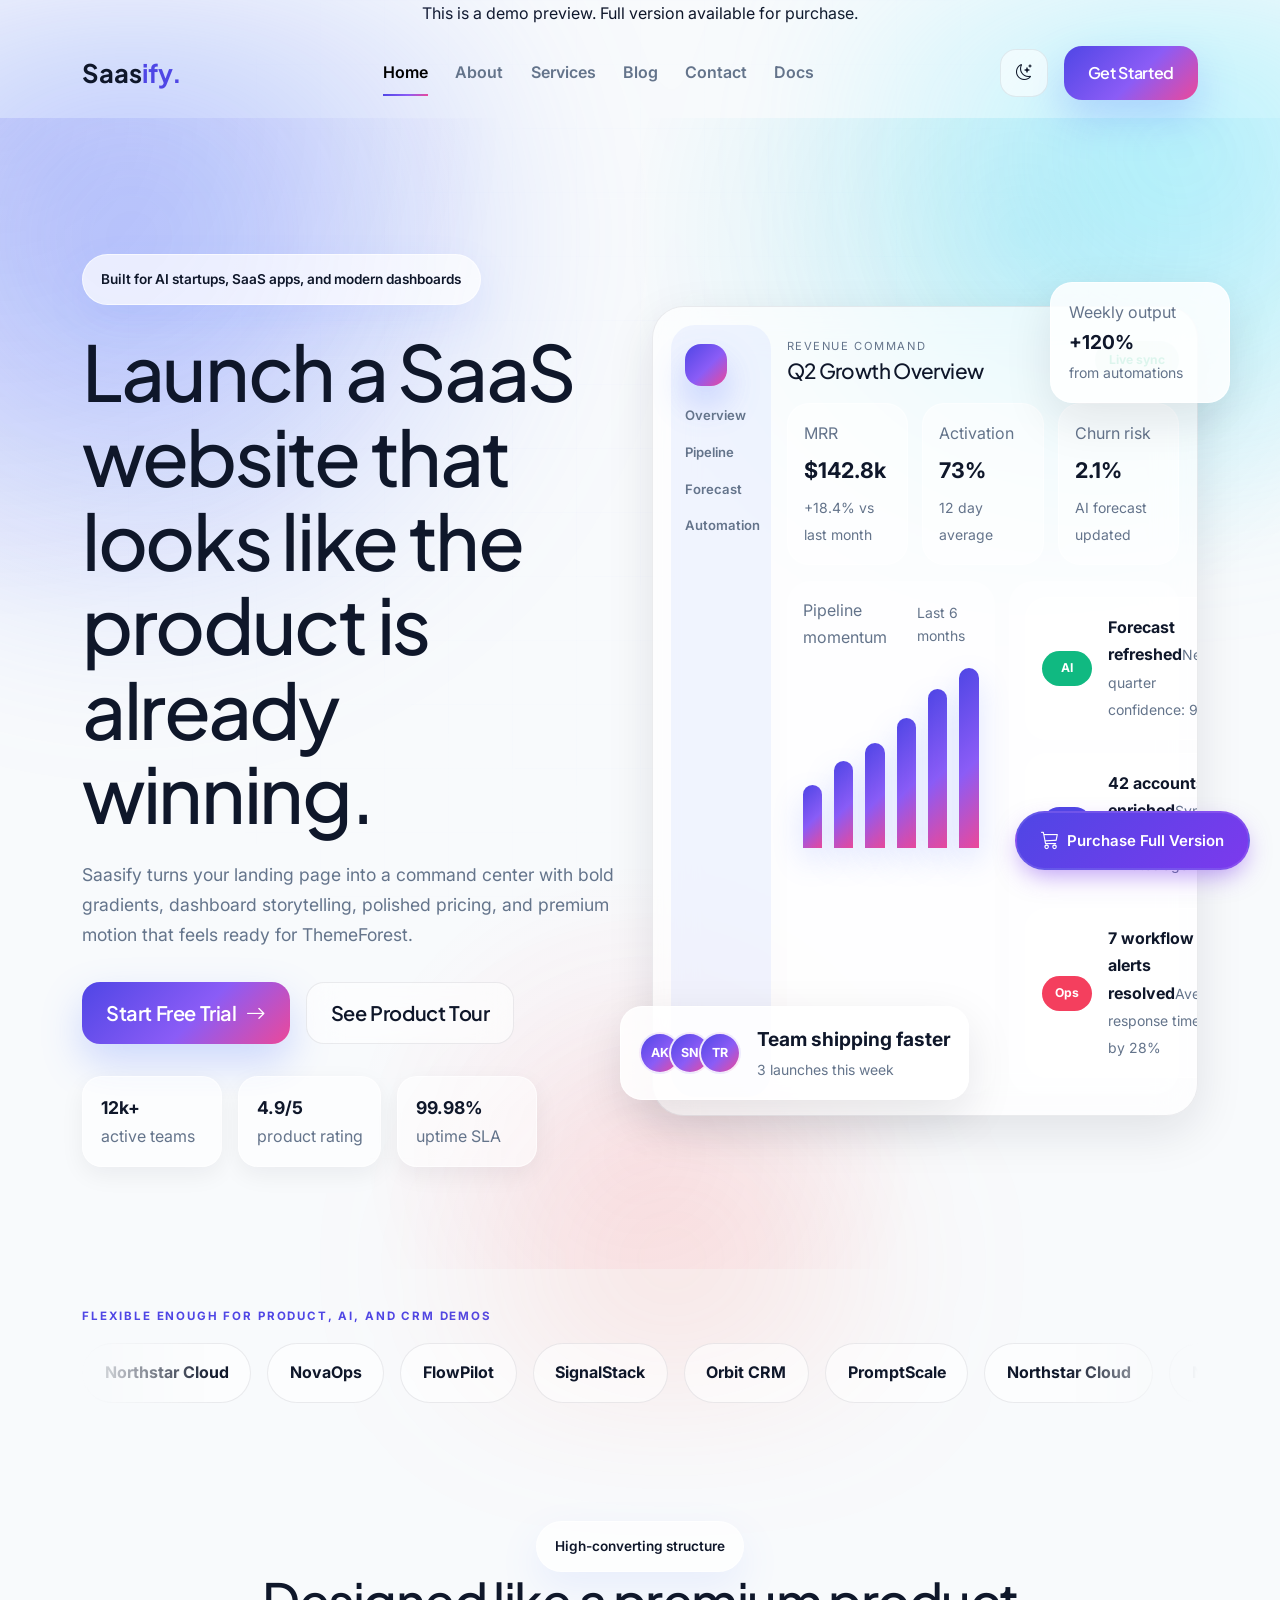
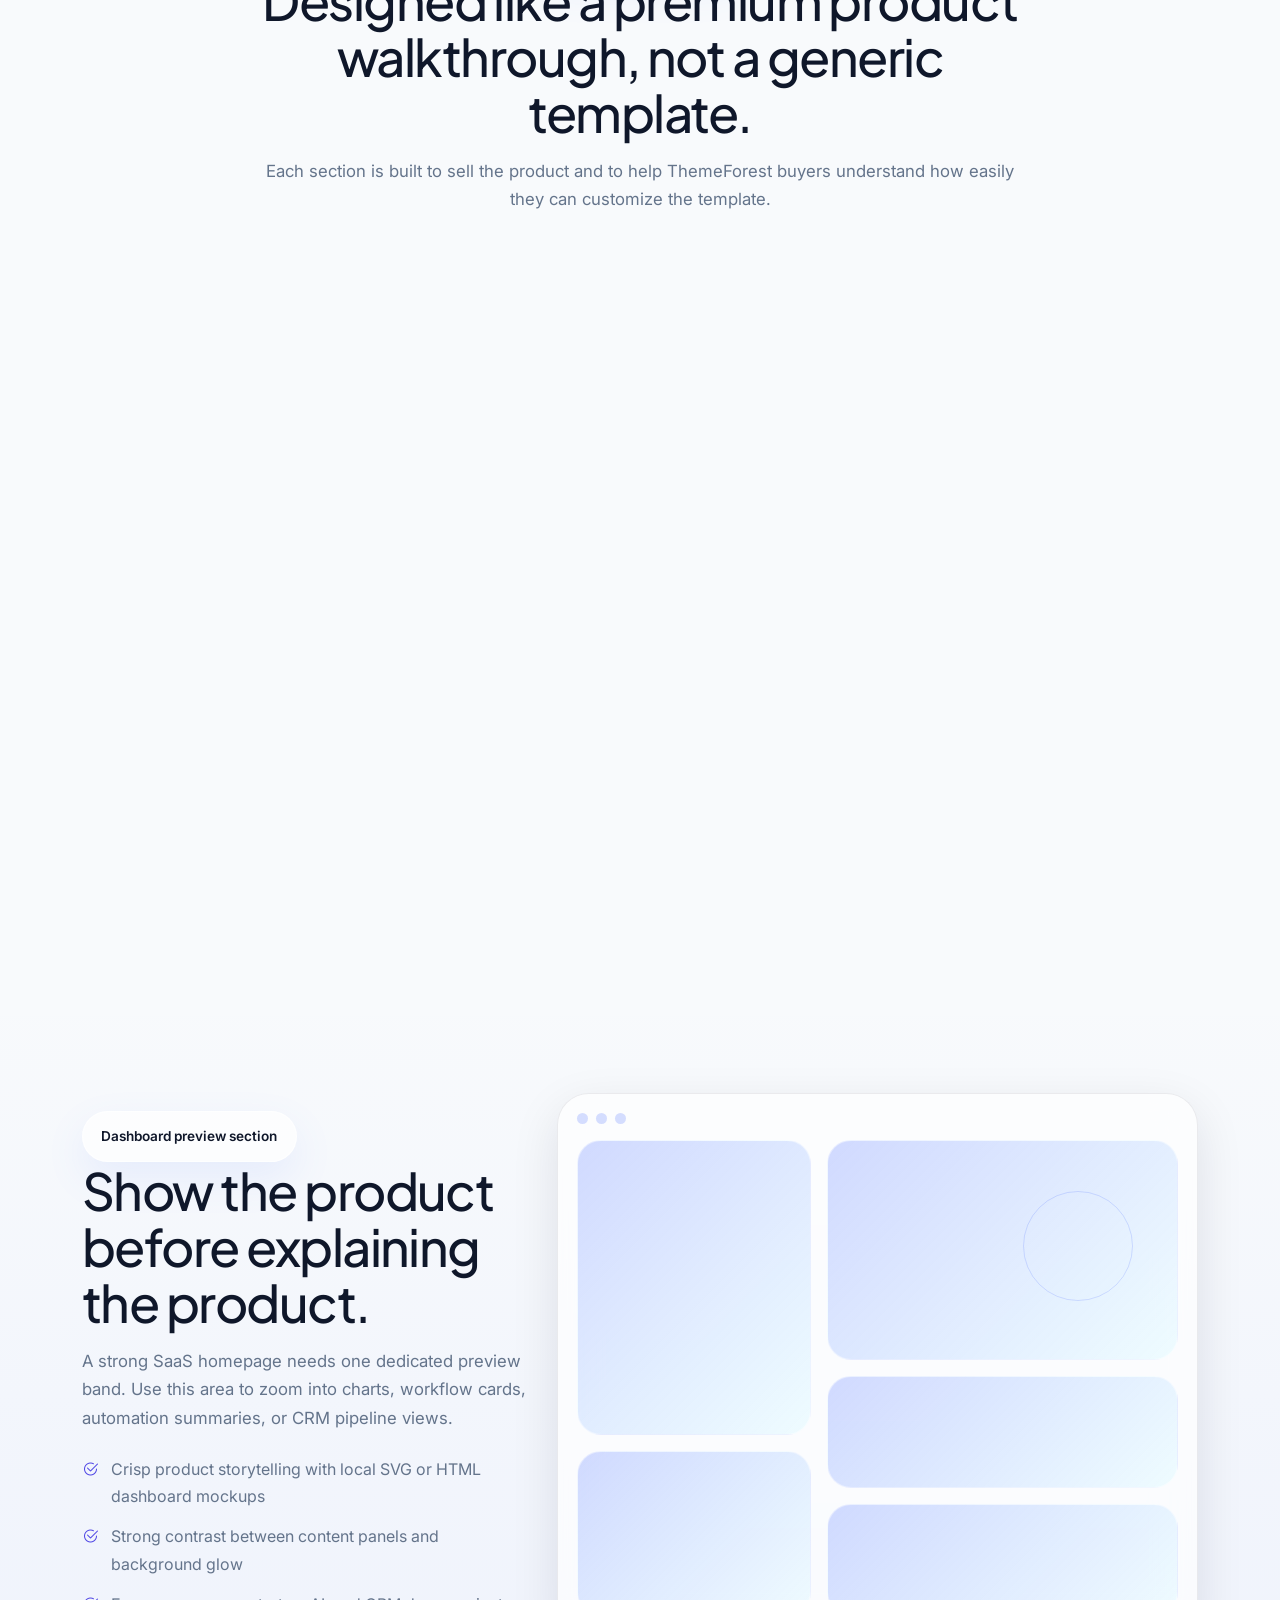
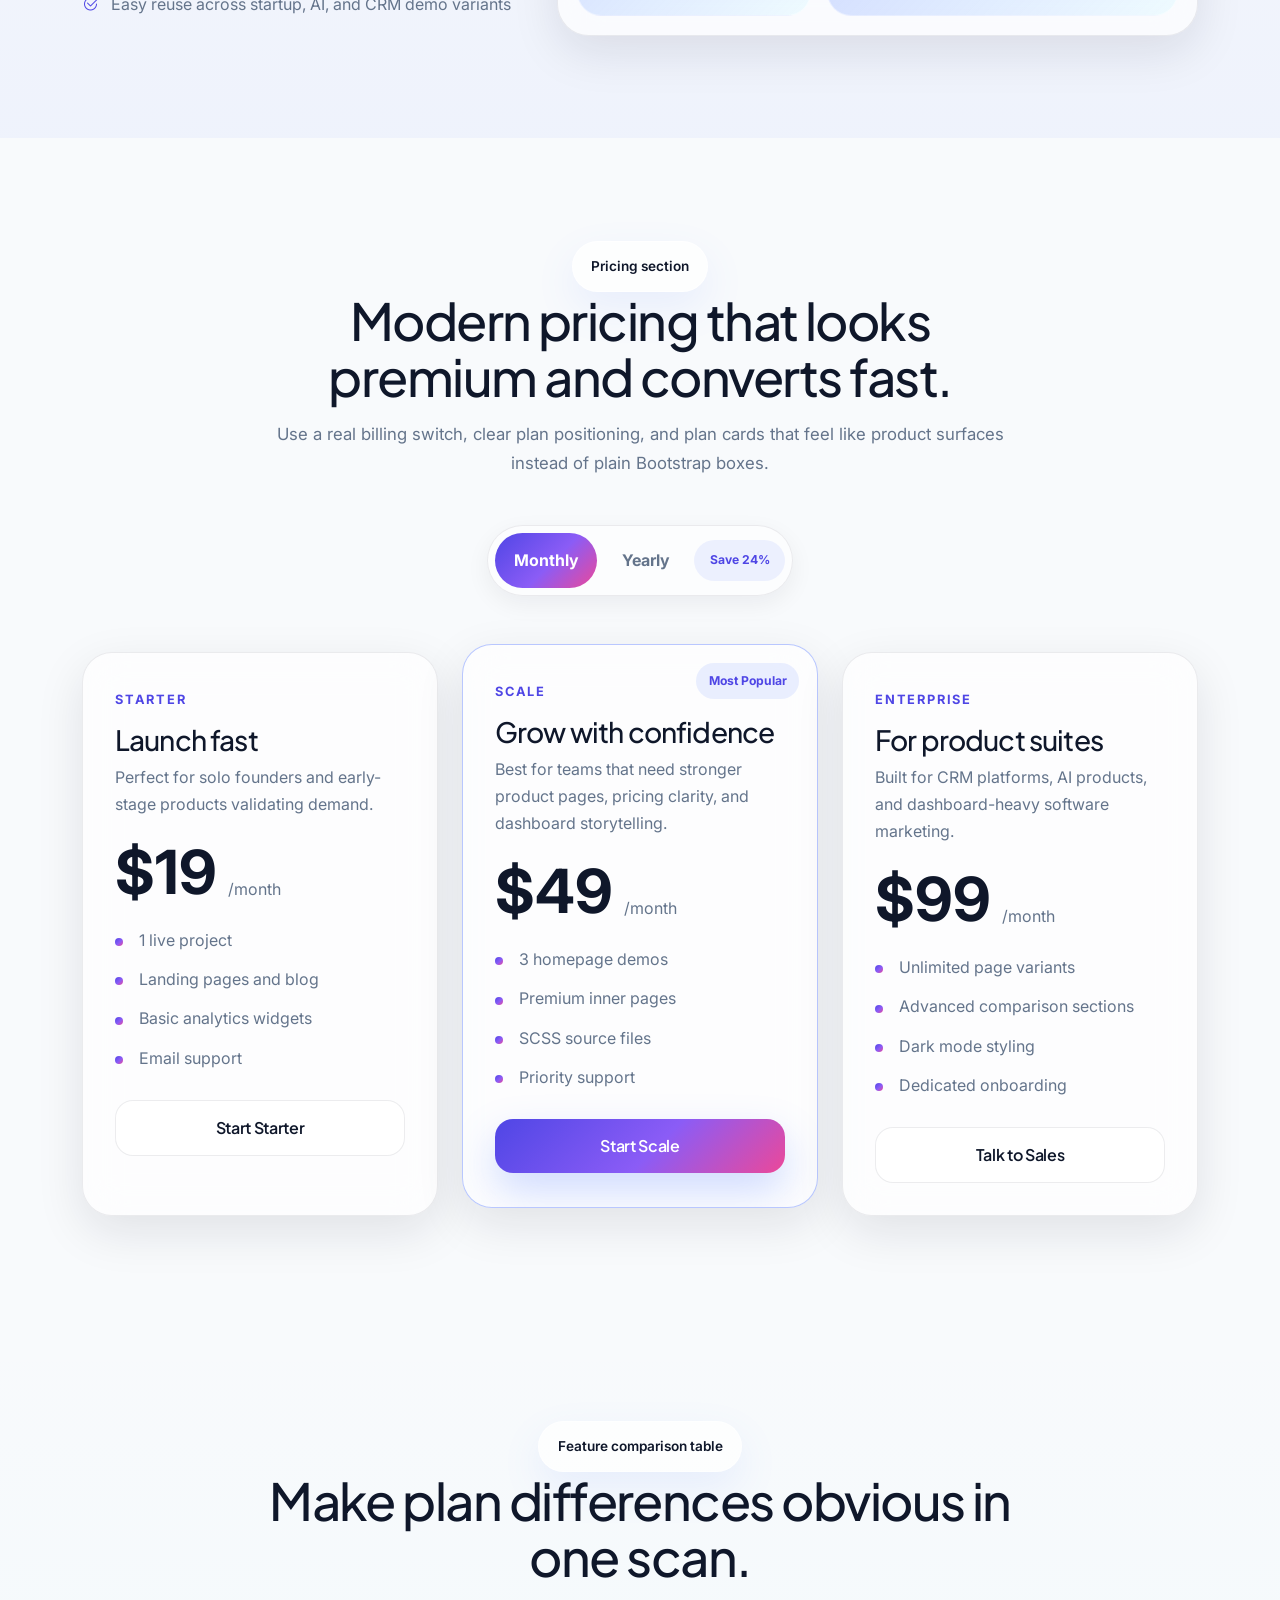
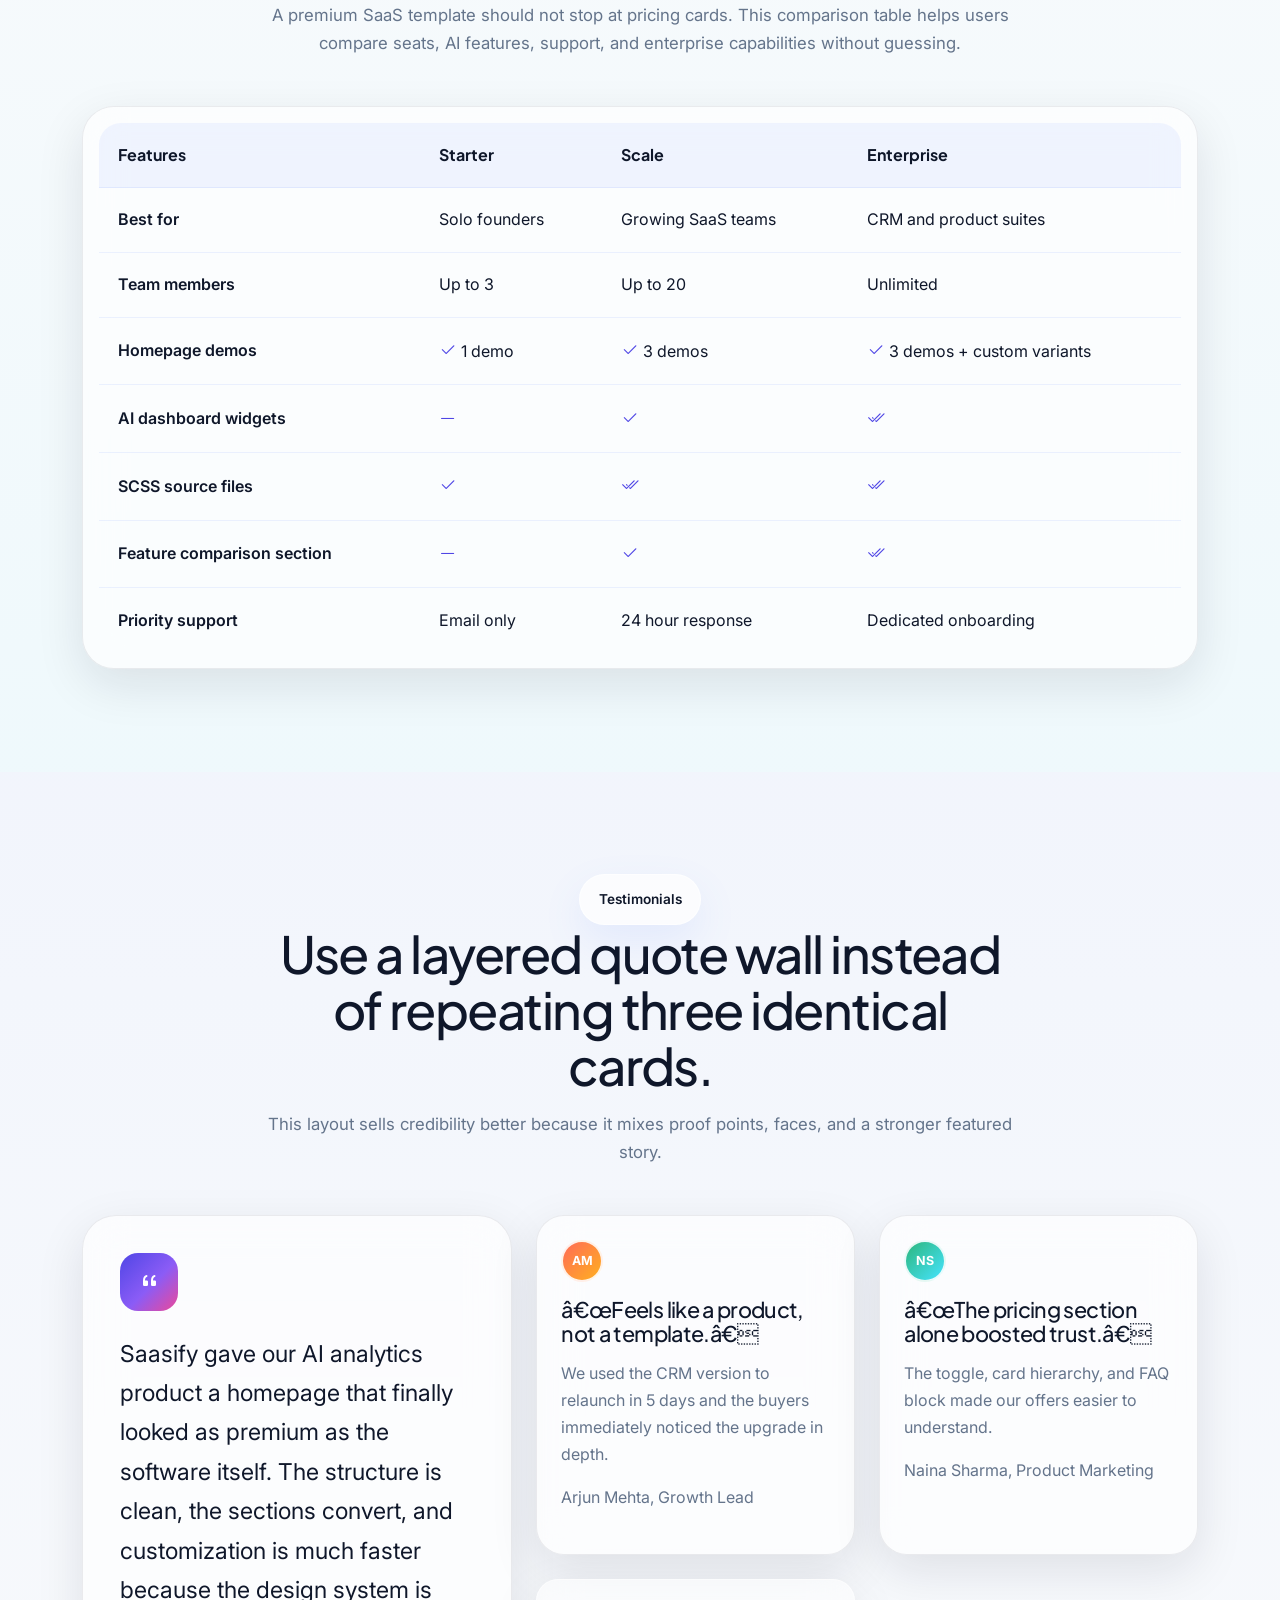
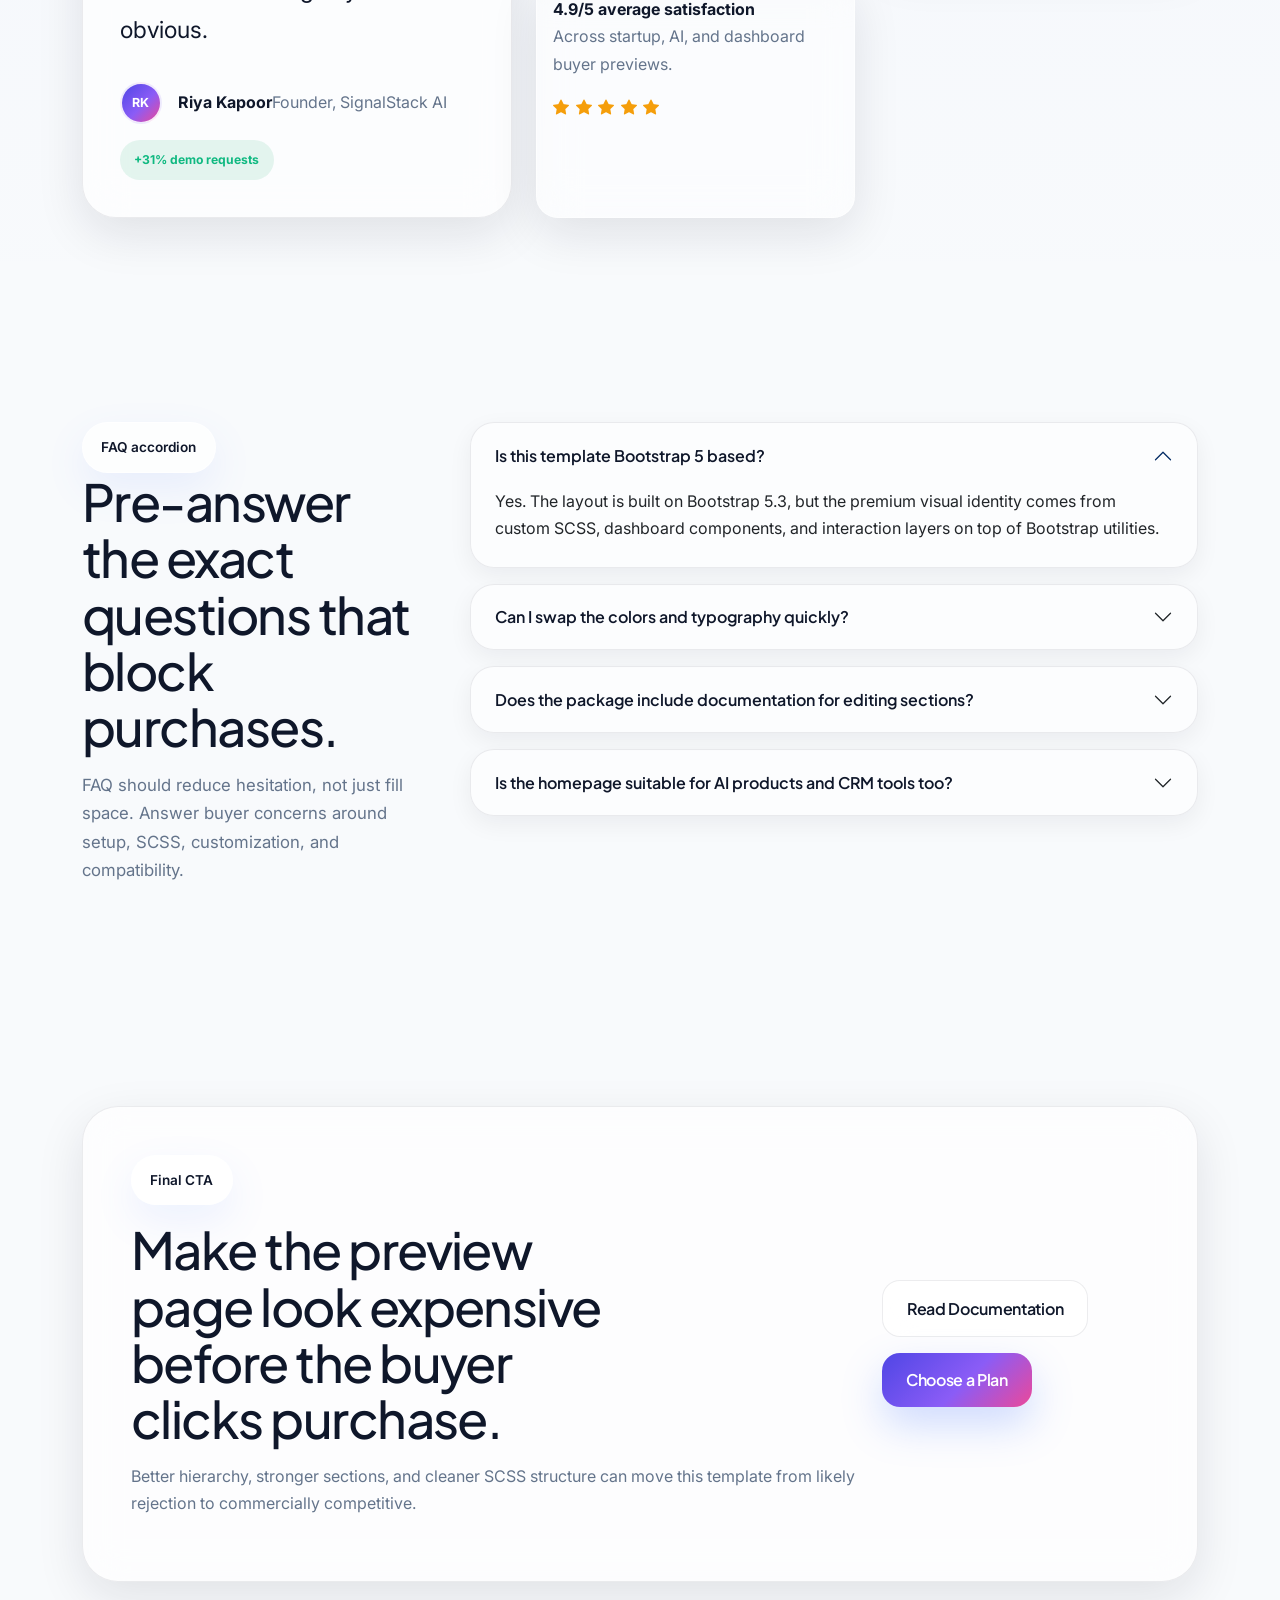
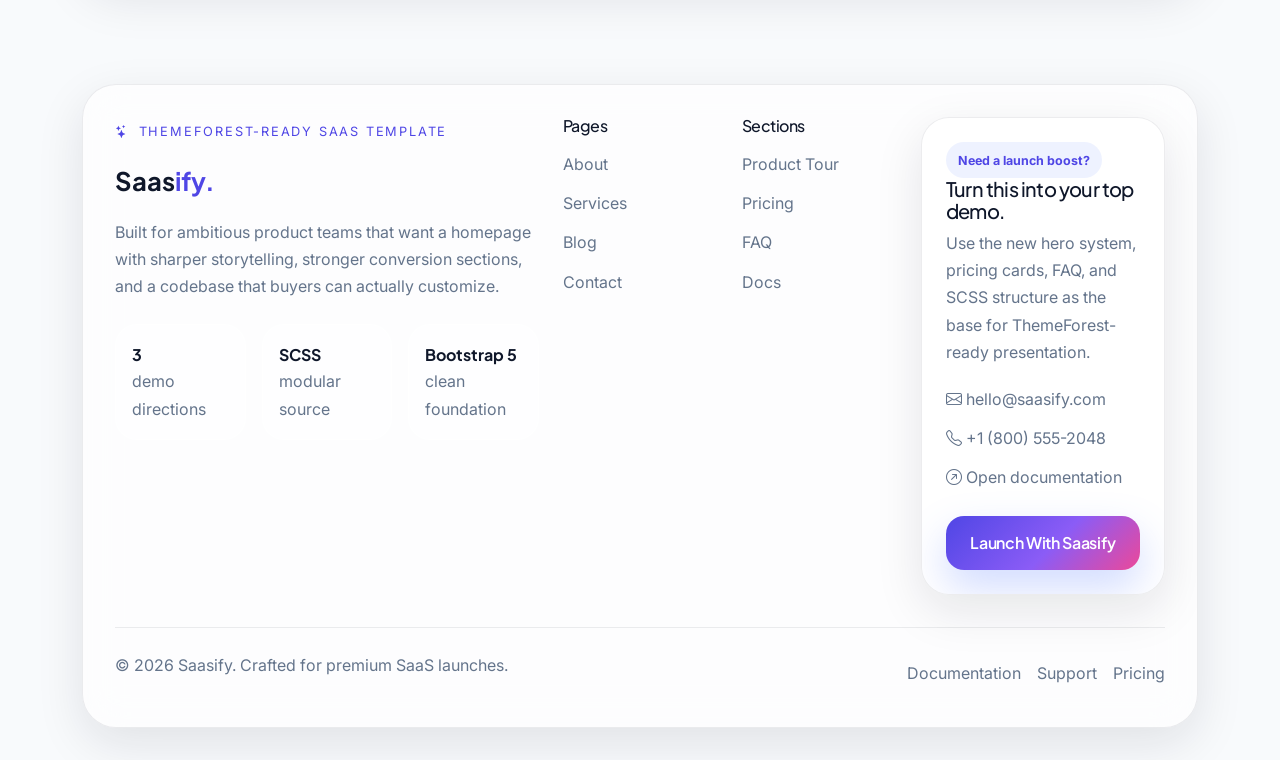
<file: index.html>
<!DOCTYPE html><html lang="en" data-bs-theme="light"><head><meta charset="UTF-8"><meta name="viewport" content="width=device-width, initial-scale=1.0"><meta name="description" content="Saasify is a premium Bootstrap 5 SaaS template with a bold dashboard hero, conversion-focused sections, and a clean SCSS architecture."><title>Saasify | Premium SaaS HTML Template</title><link rel="preconnect" href="https://fonts.googleapis.com"><link rel="preconnect" href="https://fonts.gstatic.com" crossorigin><link rel="preconnect" href="https://cdn.jsdelivr.net"><link rel="preload" as="style" href="https://fonts.googleapis.com/css2?family=Inter:wght@300;400;500;600;700;800&family=Plus+Jakarta+Sans:wght@400;500;600;700;800&display=swap"><link rel="stylesheet" href="https://fonts.googleapis.com/css2?family=Inter:wght@300;400;500;600;700;800&family=Plus+Jakarta+Sans:wght@400;500;600;700;800&display=swap" media="print" onload="this.media='all'"><link href="https://cdn.jsdelivr.net/npm/bootstrap@5.3.3/dist/css/bootstrap.min.css" rel="stylesheet"><link rel="stylesheet" href="https://cdn.jsdelivr.net/npm/bootstrap-icons@1.11.3/font/bootstrap-icons.min.css"><link rel="stylesheet" href="style.min.css"></head><body class="home-page"><div class="demo-preview-banner">This is a demo preview. Full version available for purchase.</div><nav class="navbar navbar-expand-lg sticky-top"><div class="container"><a class="navbar-brand" href="index.html">Saas<span>ify.</span></a><button class="navbar-toggler" type="button" data-bs-toggle="collapse" data-bs-target="#navbarNav" aria-controls="navbarNav" aria-expanded="false" aria-label="Toggle navigation"><i class="bi bi-list"></i></button><div class="collapse navbar-collapse" id="navbarNav"><ul class="navbar-nav mx-auto"><li class="nav-item"><a class="nav-link active" href="index.html">Home</a></li><li class="nav-item"><a class="nav-link" href="about.html">About</a></li><li class="nav-item"><a class="nav-link" href="services.html">Services</a></li><li class="nav-item"><a class="nav-link" href="blog.html">Blog</a></li><li class="nav-item"><a class="nav-link" href="contact.html">Contact</a></li><li class="nav-item"><a class="nav-link" href="index.html">Docs</a></li></ul><div class="d-flex align-items-center gap-3"><button id="theme-toggle" class="theme-toggle" aria-label="Toggle color theme"><i class="bi bi-moon-stars icon-moon"></i><i class="bi bi-sun icon-sun"></i></button><a href="#pricing" class="btn btn-brand d-none d-lg-inline-flex">Get Started</a></div></div></div></nav><main><section class="hero-premium section-space"><div class="hero-backdrop"></div><div class="hero-grid"></div><div class="container position-relative"><div class="row align-items-center gy-5"><div class="col-lg-6" data-reveal="up"><span class="eyebrow-chip">Built for AI startups, SaaS apps, and modern dashboards</span><h1 class="hero-title">Launch a SaaS website that looks like the product is already winning.</h1><p class="hero-copy">Saasify turns your landing page into a command center with bold gradients, dashboard storytelling, polished pricing, and premium motion that feels ready for ThemeForest.</p><div class="hero-actions"><a href="#pricing" class="btn btn-brand btn-lg">Start Free Trial <i class="bi bi-arrow-right"></i></a><a href="#tour" class="btn btn-ghost btn-lg">See Product Tour</a></div><div class="hero-proof"><div class="proof-item"><strong>12k+</strong><span>active teams</span></div><div class="proof-item"><strong>4.9/5</strong><span>product rating</span></div><div class="proof-item"><strong>99.98%</strong><span>uptime SLA</span></div></div></div><div class="col-lg-6" data-reveal="left"><div class="hero-stage" data-tilt><div class="dashboard-shell"><div class="dashboard-sidebar"><div class="brand-dot"></div><span>Overview</span><span>Pipeline</span><span>Forecast</span><span>Automation</span></div><div class="dashboard-main"><div class="dashboard-topbar"><div><p class="dashboard-label">Revenue Command</p><h3>Q2 Growth Overview</h3></div><div class="status-pill">Live sync</div></div><div class="dashboard-metrics"><div class="metric-card"><span>MRR</span><strong>$142.8k</strong><small>+18.4% vs last month</small></div><div class="metric-card"><span>Activation</span><strong>73%</strong><small>12 day average</small></div><div class="metric-card"><span>Churn risk</span><strong>2.1%</strong><small>AI forecast updated</small></div></div><div class="dashboard-panels"><div class="chart-panel"><div class="chart-header"><span>Pipeline momentum</span><small>Last 6 months</small></div><div class="chart-bars"><span style="height: 35%;"></span><span style="height: 48%;"></span><span style="height: 58%;"></span><span style="height: 72%;"></span><span style="height: 88%;"></span><span style="height: 100%;"></span></div></div><div class="activity-panel"><div class="activity-card"><span class="activity-badge success">AI</span><div><strong>Forecast refreshed</strong><small>Next quarter confidence: 91%</small></div></div><div class="activity-card"><span class="activity-badge accent">CRM</span><div><strong>42 accounts enriched</strong><small>Sync completed 2 minutes ago</small></div></div><div class="activity-card"><span class="activity-badge warning">Ops</span><div><strong>7 workflow alerts resolved</strong><small>Average response time cut by 28%</small></div></div></div></div></div></div><div class="floating-widget widget-revenue"><span>Weekly output</span><strong>+120%</strong><small>from automations</small></div><div class="floating-widget widget-team"><div class="avatar-stack"><span>AK</span><span>SN</span><span>TR</span></div><div><strong>Team shipping faster</strong><small>3 launches this week</small></div></div></div></div></div></div></section><section class="logo-rail"><div class="container"><p class="section-kicker text-center">Flexible enough for product, AI, and CRM demos</p><div class="logo-marquee"><div class="logo-track"><span>Northstar Cloud</span><span>NovaOps</span><span>FlowPilot</span><span>SignalStack</span><span>Orbit CRM</span><span>PromptScale</span><span>Northstar Cloud</span><span>NovaOps</span><span>FlowPilot</span><span>SignalStack</span><span>Orbit CRM</span><span>PromptScale</span></div></div></div></section><section id="tour" class="section-space"><div class="container"><div class="section-heading text-center" data-reveal="up"><span class="eyebrow-chip">High-converting structure</span><h2>Designed like a premium product walkthrough, not a generic template.</h2><p>Each section is built to sell the product and to help ThemeForest buyers understand how easily they can customize the template.</p></div><div class="feature-bento"><article class="bento-card bento-wide" data-reveal="up"><div class="bento-copy"><span class="mini-label">Story-led hero</span><h3>Dashboard-first presentation with layered cards and trust signals.</h3><p>Instead of a stock screenshot block, the hero shows a real product narrative with metrics, activity, and conversion proof above the fold.</p></div><div class="bento-visual lines-visual"><div></div><div></div><div></div></div></article><article class="bento-card" data-reveal="up"><span class="mini-label">SCSS-ready</span><h3>Component architecture</h3><p>Variables, mixins, layout, and page-level partials make customization cleaner for buyers.</p></article><article class="bento-card" data-reveal="up"><span class="mini-label">More demos</span><h3>One system, three markets</h3><p>Startup SaaS, AI workspace, and CRM dashboards can share the same components with token swaps.</p></article><article class="bento-card" data-reveal="up"><span class="mini-label">Preview quality</span><h3>Motion that feels intentional</h3><p>Scroll reveal, spotlight hovers, animated gradients, and pricing transitions add polish without feeling noisy.</p></article></div></div></section><section class="section-space preview-band"><div class="container"><div class="row align-items-center g-4"><div class="col-lg-5" data-reveal="right"><span class="eyebrow-chip">Dashboard preview section</span><h2 class="section-title">Show the product before explaining the product.</h2><p class="section-copy">A strong SaaS homepage needs one dedicated preview band. Use this area to zoom into charts, workflow cards, automation summaries, or CRM pipeline views.</p><ul class="feature-list"><li><i class="bi bi-check2-circle"></i> Crisp product storytelling with local SVG or HTML dashboard mockups</li><li><i class="bi bi-check2-circle"></i> Strong contrast between content panels and background glow</li><li><i class="bi bi-check2-circle"></i> Easy reuse across startup, AI, and CRM demo variants</li></ul></div><div class="col-lg-7" data-reveal="left"><div class="preview-surface"><div class="preview-browser"><span></span><span></span><span></span></div><div class="preview-layout"><div class="preview-column"><div class="preview-panel tall"></div><div class="preview-panel short"></div></div><div class="preview-column large"><div class="preview-panel chart"></div><div class="preview-row"><div class="preview-panel mini"></div><div class="preview-panel mini"></div></div></div></div><div class="pulse-ring"></div></div></div></div></div></section><section id="pricing" class="section-space"><div class="container"><div class="section-heading text-center" data-reveal="up"><span class="eyebrow-chip">Pricing section</span><h2>Modern pricing that looks premium and converts fast.</h2><p>Use a real billing switch, clear plan positioning, and plan cards that feel like product surfaces instead of plain Bootstrap boxes.</p></div><div class="billing-switch" data-billing data-reveal="up"><button type="button" class="is-active" data-plan="monthly">Monthly</button><button type="button" data-plan="yearly">Yearly</button><span class="save-chip">Save 24%</span></div><div class="row g-4 align-items-stretch pricing-grid"><div class="col-lg-4" data-reveal="up"><article class="pricing-card"><span class="plan-label">Starter</span><h3>Launch fast</h3><p>Perfect for solo founders and early-stage products validating demand.</p><div class="plan-price"><strong data-billing-amount data-monthly="$19" data-yearly="$15">$19</strong><span data-billing-label data-monthly="/month" data-yearly="/month, billed yearly">/month</span></div><ul class="plan-features"><li>1 live project</li><li>Landing pages and blog</li><li>Basic analytics widgets</li><li>Email support</li></ul><a href="#" class="btn btn-ghost w-100">Start Starter</a></article></div><div class="col-lg-4" data-reveal="up"><article class="pricing-card featured"><span class="plan-badge">Most Popular</span><span class="plan-label">Scale</span><h3>Grow with confidence</h3><p>Best for teams that need stronger product pages, pricing clarity, and dashboard storytelling.</p><div class="plan-price"><strong data-billing-amount data-monthly="$49" data-yearly="$39">$49</strong><span data-billing-label data-monthly="/month" data-yearly="/month, billed yearly">/month</span></div><ul class="plan-features"><li>3 homepage demos</li><li>Premium inner pages</li><li>SCSS source files</li><li>Priority support</li></ul><a href="#" class="btn btn-brand w-100">Start Scale</a></article></div><div class="col-lg-4" data-reveal="up"><article class="pricing-card"><span class="plan-label">Enterprise</span><h3>For product suites</h3><p>Built for CRM platforms, AI products, and dashboard-heavy software marketing.</p><div class="plan-price"><strong data-billing-amount data-monthly="$99" data-yearly="$79">$99</strong><span data-billing-label data-monthly="/month" data-yearly="/month, billed yearly">/month</span></div><ul class="plan-features"><li>Unlimited page variants</li><li>Advanced comparison sections</li><li>Dark mode styling</li><li>Dedicated onboarding</li></ul><a href="#" class="btn btn-ghost w-100">Talk to Sales</a></article></div></div></div></section><section class="section-space comparison-section"><div class="container"><div class="section-heading text-center" data-reveal="up"><span class="eyebrow-chip">Feature comparison table</span><h2>Make plan differences obvious in one scan.</h2><p>A premium SaaS template should not stop at pricing cards. This comparison table helps users compare seats, AI features, support, and enterprise capabilities without guessing.</p></div><div class="comparison-wrap" data-reveal="up"><div class="table-responsive"><table class="comparison-table"><thead><tr><th>Features</th><th>Starter</th><th>Scale</th><th>Enterprise</th></tr></thead><tbody><tr><td>Best for</td><td>Solo founders</td><td>Growing SaaS teams</td><td>CRM and product suites</td></tr><tr><td>Team members</td><td>Up to 3</td><td>Up to 20</td><td>Unlimited</td></tr><tr><td>Homepage demos</td><td><i class="bi bi-check2"></i> 1 demo</td><td><i class="bi bi-check2"></i> 3 demos</td><td><i class="bi bi-check2"></i> 3 demos + custom variants</td></tr><tr><td>AI dashboard widgets</td><td><i class="bi bi-dash-lg"></i></td><td><i class="bi bi-check2"></i></td><td><i class="bi bi-check2-all"></i></td></tr><tr><td>SCSS source files</td><td><i class="bi bi-check2"></i></td><td><i class="bi bi-check2-all"></i></td><td><i class="bi bi-check2-all"></i></td></tr><tr><td>Feature comparison section</td><td><i class="bi bi-dash-lg"></i></td><td><i class="bi bi-check2"></i></td><td><i class="bi bi-check2-all"></i></td></tr><tr><td>Priority support</td><td>Email only</td><td>24 hour response</td><td>Dedicated onboarding</td></tr></tbody></table></div></div></div></section><section class="section-space testimonials-section"><div class="container"><div class="section-heading text-center" data-reveal="up"><span class="eyebrow-chip">Testimonials</span><h2>Use a layered quote wall instead of repeating three identical cards.</h2><p>This layout sells credibility better because it mixes proof points, faces, and a stronger featured story.</p></div><div class="testimonial-wall"><article class="testimonial-featured" data-reveal="up"><div class="quote-mark"><i class="bi bi-quote"></i></div><p>Saasify gave our AI analytics product a homepage that finally looked as premium as the software itself. The structure is clean, the sections convert, and customization is much faster because the design system is obvious.</p><div class="testimonial-meta"><div class="avatar-circle">RK</div><div><strong>Riya Kapoor</strong><span>Founder, SignalStack AI</span></div><div class="impact-pill">+31% demo requests</div></div></article><article class="testimonial-compact" data-reveal="up"><div class="avatar-circle alt">AM</div><h3>â€œFeels like a product, not a template.â€</h3><p>We used the CRM version to relaunch in 5 days and the buyers immediately noticed the upgrade in depth.</p><span>Arjun Mehta, Growth Lead</span></article><article class="testimonial-compact" data-reveal="up"><div class="avatar-circle alt-two">NS</div><h3>â€œThe pricing section alone boosted trust.â€</h3><p>The toggle, card hierarchy, and FAQ block made our offers easier to understand.</p><span>Naina Sharma, Product Marketing</span></article><article class="testimonial-compact stats" data-reveal="up"><strong>4.9/5 average satisfaction</strong><p>Across startup, AI, and dashboard buyer previews.</p><div class="rating-row"><i class="bi bi-star-fill"></i><i class="bi bi-star-fill"></i><i class="bi bi-star-fill"></i><i class="bi bi-star-fill"></i><i class="bi bi-star-fill"></i></div></article></div></div></section><section class="section-space faq-section"><div class="container"><div class="row g-5 align-items-start"><div class="col-lg-4" data-reveal="right"><span class="eyebrow-chip">FAQ accordion</span><h2 class="section-title">Pre-answer the exact questions that block purchases.</h2><p class="section-copy">FAQ should reduce hesitation, not just fill space. Answer buyer concerns around setup, SCSS, customization, and compatibility.</p></div><div class="col-lg-8" data-reveal="left"><div class="accordion faq-accordion" id="faqAccordion"><div class="accordion-item"><h2 class="accordion-header" id="faqHeadingOne"><button class="accordion-button" type="button" data-bs-toggle="collapse" data-bs-target="#faqOne" aria-expanded="true" aria-controls="faqOne"> Is this template Bootstrap 5 based? </button></h2><div id="faqOne" class="accordion-collapse collapse show" aria-labelledby="faqHeadingOne" data-bs-parent="#faqAccordion"><div class="accordion-body">Yes. The layout is built on Bootstrap 5.3, but the premium visual identity comes from custom SCSS, dashboard components, and interaction layers on top of Bootstrap utilities.</div></div></div><div class="accordion-item"><h2 class="accordion-header" id="faqHeadingTwo"><button class="accordion-button collapsed" type="button" data-bs-toggle="collapse" data-bs-target="#faqTwo" aria-expanded="false" aria-controls="faqTwo"> Can I swap the colors and typography quickly? </button></h2><div id="faqTwo" class="accordion-collapse collapse" aria-labelledby="faqHeadingTwo" data-bs-parent="#faqAccordion"><div class="accordion-body">Yes. Color tokens, typography, spacing, radii, and shadows live inside the SCSS variable layer so demo variants can be created without rewriting every component.</div></div></div><div class="accordion-item"><h2 class="accordion-header" id="faqHeadingThree"><button class="accordion-button collapsed" type="button" data-bs-toggle="collapse" data-bs-target="#faqThree" aria-expanded="false" aria-controls="faqThree"> Does the package include documentation for editing sections? </button></h2><div id="faqThree" class="accordion-collapse collapse" aria-labelledby="faqHeadingThree" data-bs-parent="#faqAccordion"><div class="accordion-body">Yes. The documentation covers installation, SCSS file structure, CSS compilation, homepage section editing, customization tips, and third-party credits.</div></div></div><div class="accordion-item"><h2 class="accordion-header" id="faqHeadingFour"><button class="accordion-button collapsed" type="button" data-bs-toggle="collapse" data-bs-target="#faqFour" aria-expanded="false" aria-controls="faqFour"> Is the homepage suitable for AI products and CRM tools too? </button></h2><div id="faqFour" class="accordion-collapse collapse" aria-labelledby="faqHeadingFour" data-bs-parent="#faqAccordion"><div class="accordion-body">Yes. The structure is intentionally product-agnostic. You can swap copy, icons, dashboard widgets, and palette tokens to reposition the same template for startup SaaS, AI tools, or CRM products.</div></div></div></div></div></div></div></section><section class="section-space"><div class="container" data-reveal="up"><div class="cta-banner"><div><span class="eyebrow-chip">Final CTA</span><h2>Make the preview page look expensive before the buyer clicks purchase.</h2><p>Better hierarchy, stronger sections, and cleaner SCSS structure can move this template from likely rejection to commercially competitive.</p></div><div class="cta-actions"><a href="index.html" class="btn btn-ghost">Read Documentation</a><a href="#pricing" class="btn btn-brand">Choose a Plan</a></div></div></div></section></main><footer class="site-footer"><div class="container"><div class="footer-shell"><div class="row g-4 align-items-start"><div class="col-lg-5"><span class="footer-kicker"><i class="bi bi-stars"></i> ThemeForest-ready SaaS template</span><a class="footer-logo" href="index.html">Saas<span>ify.</span></a><p class="footer-copy">Built for ambitious product teams that want a homepage with sharper storytelling, stronger conversion sections, and a codebase that buyers can actually customize.</p><div class="footer-stat-grid"><div class="footer-stat"><strong>3</strong><span>demo directions</span></div><div class="footer-stat"><strong>SCSS</strong><span>modular source</span></div><div class="footer-stat"><strong>Bootstrap 5</strong><span>clean foundation</span></div></div></div><div class="col-6 col-lg-2"><h5 class="footer-heading">Pages</h5><ul class="footer-links"><li><a href="about.html">About</a></li><li><a href="services.html">Services</a></li><li><a href="blog.html">Blog</a></li><li><a href="contact.html">Contact</a></li></ul></div><div class="col-6 col-lg-2"><h5 class="footer-heading">Sections</h5><ul class="footer-links"><li><a href="#tour">Product Tour</a></li><li><a href="#pricing">Pricing</a></li><li><a href="#faqAccordion">FAQ</a></li><li><a href="index.html">Docs</a></li></ul></div><div class="col-lg-3"><div class="footer-card"><span class="footer-card-label">Need a launch boost?</span><h5>Turn this into your top demo.</h5><p>Use the new hero system, pricing cards, FAQ, and SCSS structure as the base for ThemeForest-ready presentation.</p><div class="footer-contact"><a href="mailto:hello@saasify.com"><i class="bi bi-envelope"></i> hello@saasify.com</a><span><i class="bi bi-telephone"></i> +1 (800) 555-2048</span><a href="index.html"><i class="bi bi-arrow-up-right-circle"></i> Open documentation</a></div><a href="#pricing" class="btn btn-brand w-100">Launch With Saasify</a></div></div></div><div class="footer-bottom"><p>&copy; 2026 Saasify. Crafted for premium SaaS launches.</p><div class="footer-bottom-links"><a href="index.html">Documentation</a><a href="contact.html">Support</a><a href="#pricing">Pricing</a></div></div></div></div></footer><script src="https://cdn.jsdelivr.net/npm/bootstrap@5.3.3/dist/js/bootstrap.bundle.min.js" defer></script><script src="main.min.js" defer></script><a href="#" class="demo-purchase-badge" target="_blank"><i class="bi bi-cart3"></i> Purchase Full Version
</a></body></html>
</file>
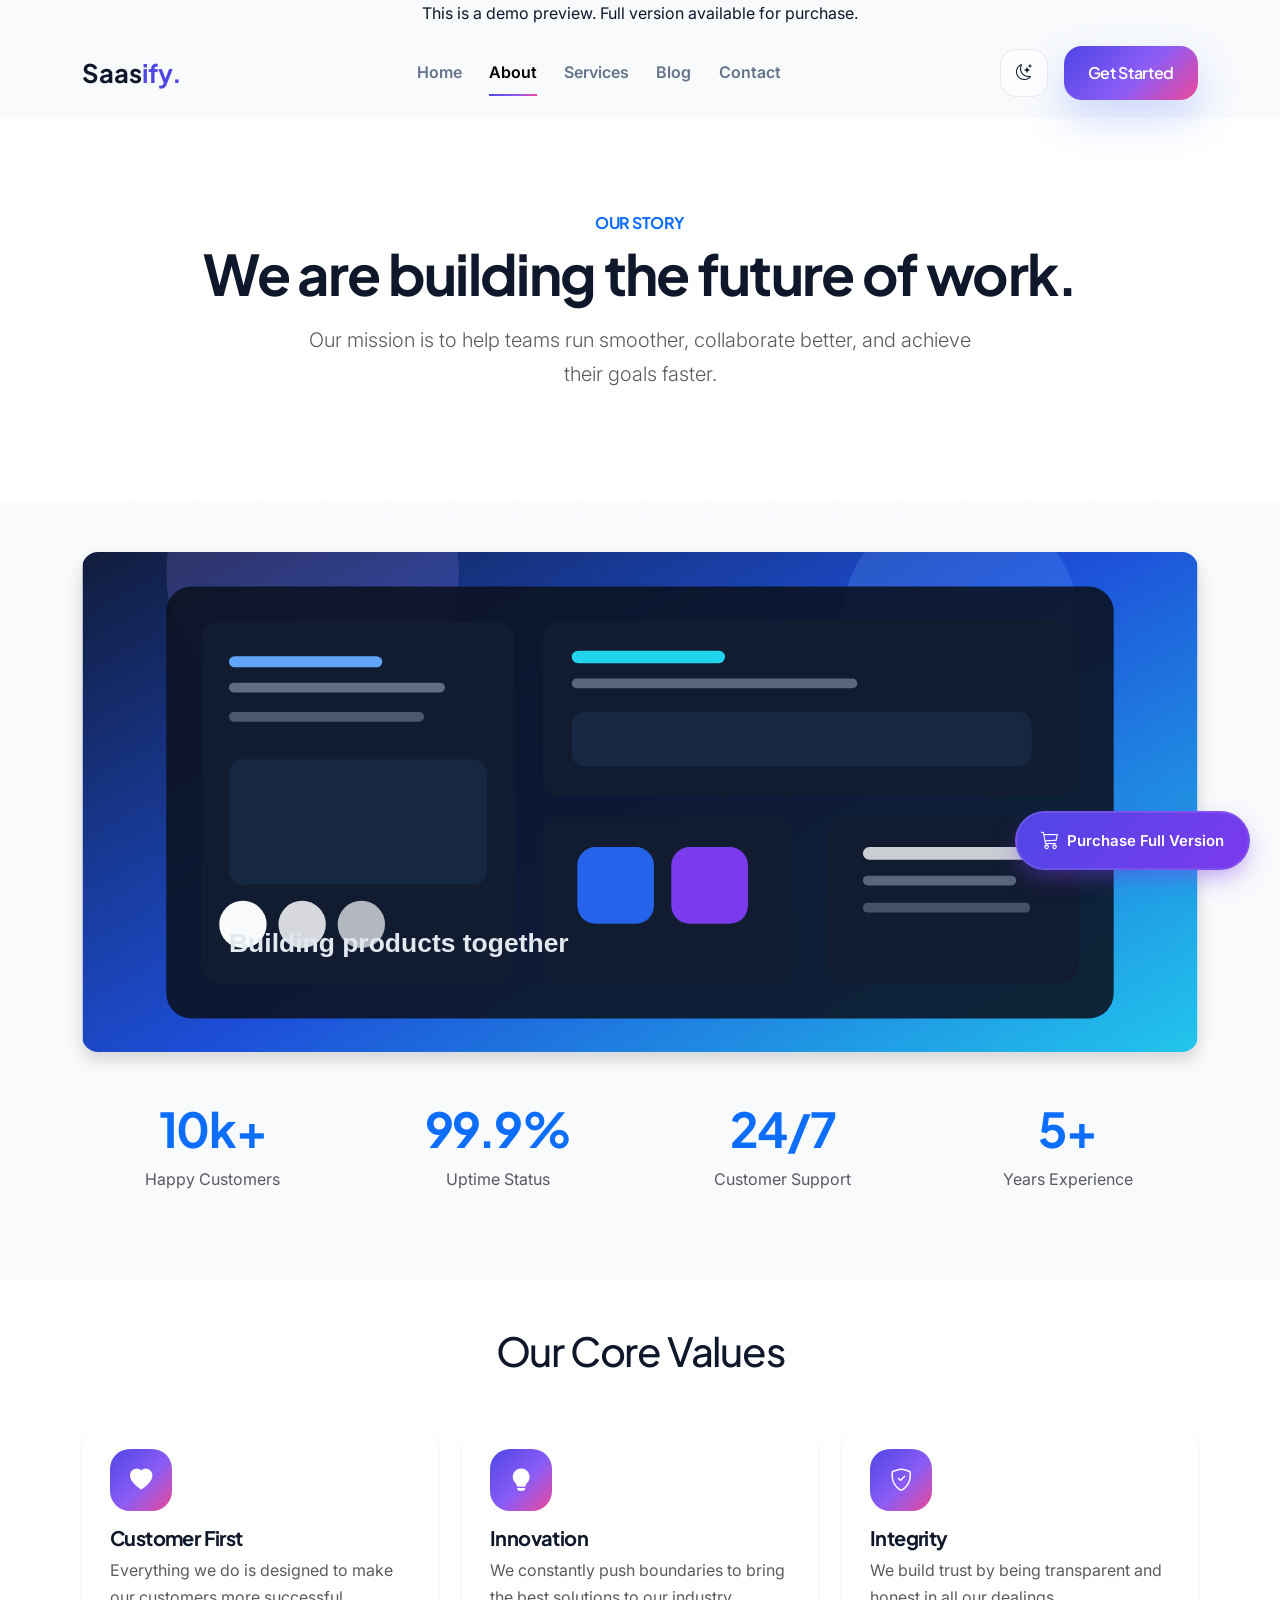
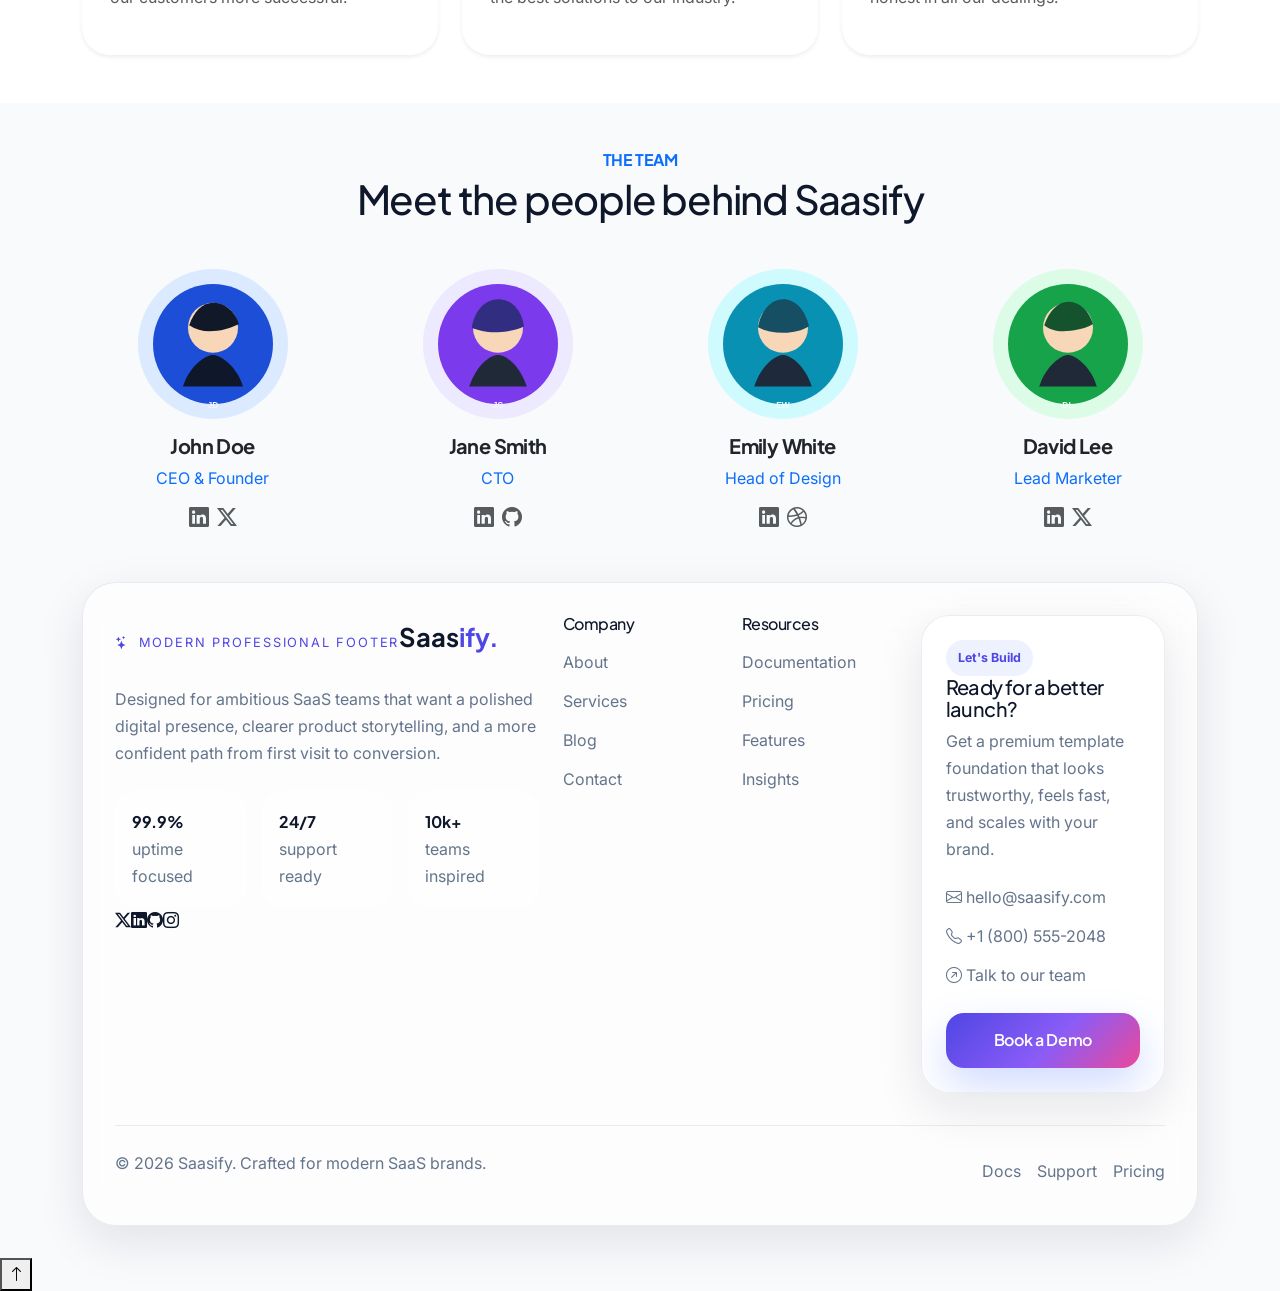
<file: about.html>
<!DOCTYPE html><html lang="en" data-bs-theme="light"><head><meta charset="UTF-8"><meta name="viewport" content="width=device-width, initial-scale=1.0"><meta name="description" content="About Saasify - Company Information and Team"><title>About Us | Saasify Template</title><link rel="preconnect" href="https://fonts.googleapis.com"><link rel="preconnect" href="https://fonts.gstatic.com" crossorigin><link rel="preconnect" href="https://cdn.jsdelivr.net"><link rel="preload" as="style" href="https://fonts.googleapis.com/css2?family=Inter:wght@300;400;500;600;700;800&family=Plus+Jakarta+Sans:wght@400;500;600;700;800&display=swap"><link rel="stylesheet" href="https://fonts.googleapis.com/css2?family=Inter:wght@300;400;500;600;700;800&family=Plus+Jakarta+Sans:wght@400;500;600;700;800&display=swap" media="print" onload="this.media='all'"><link href="https://cdn.jsdelivr.net/npm/bootstrap@5.3.3/dist/css/bootstrap.min.css" rel="stylesheet"><link rel="stylesheet" href="https://cdn.jsdelivr.net/npm/bootstrap-icons@1.11.3/font/bootstrap-icons.min.css"><link href="https://unpkg.com/aos@2.3.1/dist/aos.css" rel="stylesheet"><link rel="stylesheet" href="style.min.css"></head><body><div class="demo-preview-banner">This is a demo preview. Full version available for purchase.</div><nav class="navbar navbar-expand-lg sticky-top"><div class="container"><a class="navbar-brand" href="index.html">Saas<span>ify.</span></a><button class="navbar-toggler" type="button" data-bs-toggle="collapse" data-bs-target="#navbarNav" aria-controls="navbarNav" aria-expanded="false" aria-label="Toggle navigation"><i class="bi bi-list fs-1 text-main"></i></button><div class="collapse navbar-collapse" id="navbarNav"><ul class="navbar-nav mx-auto"><li class="nav-item"><a class="nav-link" href="index.html">Home</a></li><li class="nav-item"><a class="nav-link active" href="about.html">About</a></li><li class="nav-item"><a class="nav-link" href="services.html">Services</a></li><li class="nav-item"><a class="nav-link" href="blog.html">Blog</a></li><li class="nav-item"><a class="nav-link" href="contact.html">Contact</a></li></ul><div class="d-flex align-items-center gap-3"><button id="theme-toggle" class="theme-toggle" aria-label="Toggle Dark Mode"><i class="bi bi-moon-stars icon-moon"></i><i class="bi bi-sun icon-sun text-warning"></i></button><a href="#" class="btn btn-primary d-none d-lg-block">Get Started</a></div></div></div></nav><section class="bg-surface py-5 border-bottom border-light"><div class="container py-5 text-center" data-aos="fade-up"><h6 class="text-primary fw-bold text-uppercase">Our Story</h6><h1 class="display-4 fw-bold">We are building the future of work.</h1><p class="lead text-muted max-w-2xl mx-auto mt-3" style="max-width: 700px;">Our mission is to help teams run smoother, collaborate better, and achieve their goals faster.</p></div></section><section class="py-5"><div class="container" data-aos="fade-up" data-aos-delay="200"><img src="team-workspace.svg" alt="Team at Work" class="img-fluid rounded-4 shadow mb-5" loading="lazy" style="width: 100%; height: 500px; object-fit: cover;"><div class="row text-center mt-5"><div class="col-md-3 col-6 mb-4"><h2 class="display-5 fw-bold text-primary">10k+</h2><p class="text-muted">Happy Customers</p></div><div class="col-md-3 col-6 mb-4"><h2 class="display-5 fw-bold text-primary">99.9%</h2><p class="text-muted">Uptime Status</p></div><div class="col-md-3 col-6 mb-4"><h2 class="display-5 fw-bold text-primary">24/7</h2><p class="text-muted">Customer Support</p></div><div class="col-md-3 col-6 mb-4"><h2 class="display-5 fw-bold text-primary">5+</h2><p class="text-muted">Years Experience</p></div></div></div></section><section class="bg-surface py-5"><div class="container"><div class="text-center mb-5" data-aos="fade-up"><h2 class="h1">Our Core Values</h2></div><div class="row g-4"><div class="col-md-4" data-aos="fade-up" data-aos-delay="100"><div class="feature-card border-0 shadow-sm"><div class="feature-icon bg-primary text-white"><i class="bi bi-heart-fill"></i></div><h4 class="h5 fw-bold">Customer First</h4><p class="text-muted">Everything we do is designed to make our customers more successful.</p></div></div><div class="col-md-4" data-aos="fade-up" data-aos-delay="200"><div class="feature-card border-0 shadow-sm"><div class="feature-icon bg-primary text-white"><i class="bi bi-lightbulb-fill"></i></div><h4 class="h5 fw-bold">Innovation</h4><p class="text-muted">We constantly push boundaries to bring the best solutions to our industry.</p></div></div><div class="col-md-4" data-aos="fade-up" data-aos-delay="300"><div class="feature-card border-0 shadow-sm"><div class="feature-icon bg-primary text-white"><i class="bi bi-shield-check"></i></div><h4 class="h5 fw-bold">Integrity</h4><p class="text-muted">We build trust by being transparent and honest in all our dealings.</p></div></div></div></div></section><section class="py-5"><div class="container"><div class="text-center mb-5" data-aos="fade-up"><h6 class="text-primary fw-bold text-uppercase">The Team</h6><h2 class="h1">Meet the people behind Saasify</h2></div><div class="row g-4 text-center justify-content-center"><div class="col-md-6 col-lg-3" data-aos="fade-up" data-aos-delay="100"><div class="card border-0 bg-transparent"><img src="john-doe.svg" class="card-img-top rounded-circle mx-auto mb-3" alt="John Doe" loading="lazy" style="width: 150px; height: 150px; object-fit: cover;"><div class="card-body p-0"><h5 class="card-title fw-bold">John Doe</h5><p class="text-primary mb-2">CEO & Founder</p><div class="d-flex justify-content-center gap-2"><a href="#" class="text-muted fs-5"><i class="bi bi-linkedin"></i></a><a href="#" class="text-muted fs-5"><i class="bi bi-twitter-x"></i></a></div></div></div></div><div class="col-md-6 col-lg-3" data-aos="fade-up" data-aos-delay="200"><div class="card border-0 bg-transparent"><img src="jane-smith.svg" class="card-img-top rounded-circle mx-auto mb-3" alt="Jane Smith" loading="lazy" style="width: 150px; height: 150px; object-fit: cover;"><div class="card-body p-0"><h5 class="card-title fw-bold">Jane Smith</h5><p class="text-primary mb-2">CTO</p><div class="d-flex justify-content-center gap-2"><a href="#" class="text-muted fs-5"><i class="bi bi-linkedin"></i></a><a href="#" class="text-muted fs-5"><i class="bi bi-github"></i></a></div></div></div></div><div class="col-md-6 col-lg-3" data-aos="fade-up" data-aos-delay="300"><div class="card border-0 bg-transparent"><img src="emily-white.svg" class="card-img-top rounded-circle mx-auto mb-3" alt="Emily White" loading="lazy" style="width: 150px; height: 150px; object-fit: cover;"><div class="card-body p-0"><h5 class="card-title fw-bold">Emily White</h5><p class="text-primary mb-2">Head of Design</p><div class="d-flex justify-content-center gap-2"><a href="#" class="text-muted fs-5"><i class="bi bi-linkedin"></i></a><a href="#" class="text-muted fs-5"><i class="bi bi-dribbble"></i></a></div></div></div></div><div class="col-md-6 col-lg-3" data-aos="fade-up" data-aos-delay="400"><div class="card border-0 bg-transparent"><img src="david-lee.svg" class="card-img-top rounded-circle mx-auto mb-3" alt="David Lee" loading="lazy" style="width: 150px; height: 150px; object-fit: cover;"><div class="card-body p-0"><h5 class="card-title fw-bold">David Lee</h5><p class="text-primary mb-2">Lead Marketer</p><div class="d-flex justify-content-center gap-2"><a href="#" class="text-muted fs-5"><i class="bi bi-linkedin"></i></a><a href="#" class="text-muted fs-5"><i class="bi bi-twitter-x"></i></a></div></div></div></div></div></div></section><footer class="site-footer"><div class="container"><div class="footer-shell"><div class="row g-4 align-items-start"><div class="col-lg-5"><span class="footer-kicker"><i class="bi bi-stars"></i> Modern Professional Footer</span><a class="footer-logo" href="index.html">Saas<span>ify.</span></a><p class="footer-copy">Designed for ambitious SaaS teams that want a polished digital presence, clearer product storytelling, and a more confident path from first visit to conversion.</p><div class="footer-stat-grid"><div class="footer-stat"><strong>99.9%</strong><span>uptime focused</span></div><div class="footer-stat"><strong>24/7</strong><span>support ready</span></div><div class="footer-stat"><strong>10k+</strong><span>teams inspired</span></div></div><div class="footer-social"><a href="#" aria-label="Twitter"><i class="bi bi-twitter-x"></i></a><a href="#" aria-label="LinkedIn"><i class="bi bi-linkedin"></i></a><a href="#" aria-label="GitHub"><i class="bi bi-github"></i></a><a href="#" aria-label="Instagram"><i class="bi bi-instagram"></i></a></div></div><div class="col-6 col-lg-2"><h5 class="footer-heading">Company</h5><ul class="footer-links"><li><a href="about.html">About</a></li><li><a href="services.html">Services</a></li><li><a href="blog.html">Blog</a></li><li><a href="contact.html">Contact</a></li></ul></div><div class="col-6 col-lg-2"><h5 class="footer-heading">Resources</h5><ul class="footer-links"><li><a href="index.html">Documentation</a></li><li><a href="index.html#pricing">Pricing</a></li><li><a href="services.html">Features</a></li><li><a href="blog-single.html">Insights</a></li></ul></div><div class="col-lg-3"><div class="footer-card"><span class="footer-card-label">Let's Build</span><h5>Ready for a better launch?</h5><p>Get a premium template foundation that looks trustworthy, feels fast, and scales with your brand.</p><div class="footer-contact"><a href="mailto:hello@saasify.com"><i class="bi bi-envelope"></i> hello@saasify.com</a><span><i class="bi bi-telephone"></i> +1 (800) 555-2048</span><a href="contact.html"><i class="bi bi-arrow-up-right-circle"></i> Talk to our team</a></div><a href="contact.html" class="btn btn-primary w-100">Book a Demo</a></div></div></div><div class="footer-bottom"><p>&copy; 2026 Saasify. Crafted for modern SaaS brands.</p><div class="footer-bottom-links"><a href="index.html">Docs</a><a href="contact.html">Support</a><a href="index.html#pricing">Pricing</a></div></div></div></div></footer><button id="back-to-top" aria-label="Back to top"><i class="bi bi-arrow-up"></i></button><script src="https://cdn.jsdelivr.net/npm/bootstrap@5.3.3/dist/js/bootstrap.bundle.min.js" defer></script><script src="https://unpkg.com/aos@2.3.1/dist/aos.js" defer></script><script src="main.min.js" defer></script><a href="#" class="demo-purchase-badge" target="_blank"><i class="bi bi-cart3"></i> Purchase Full Version
</a></body></html>
</file>
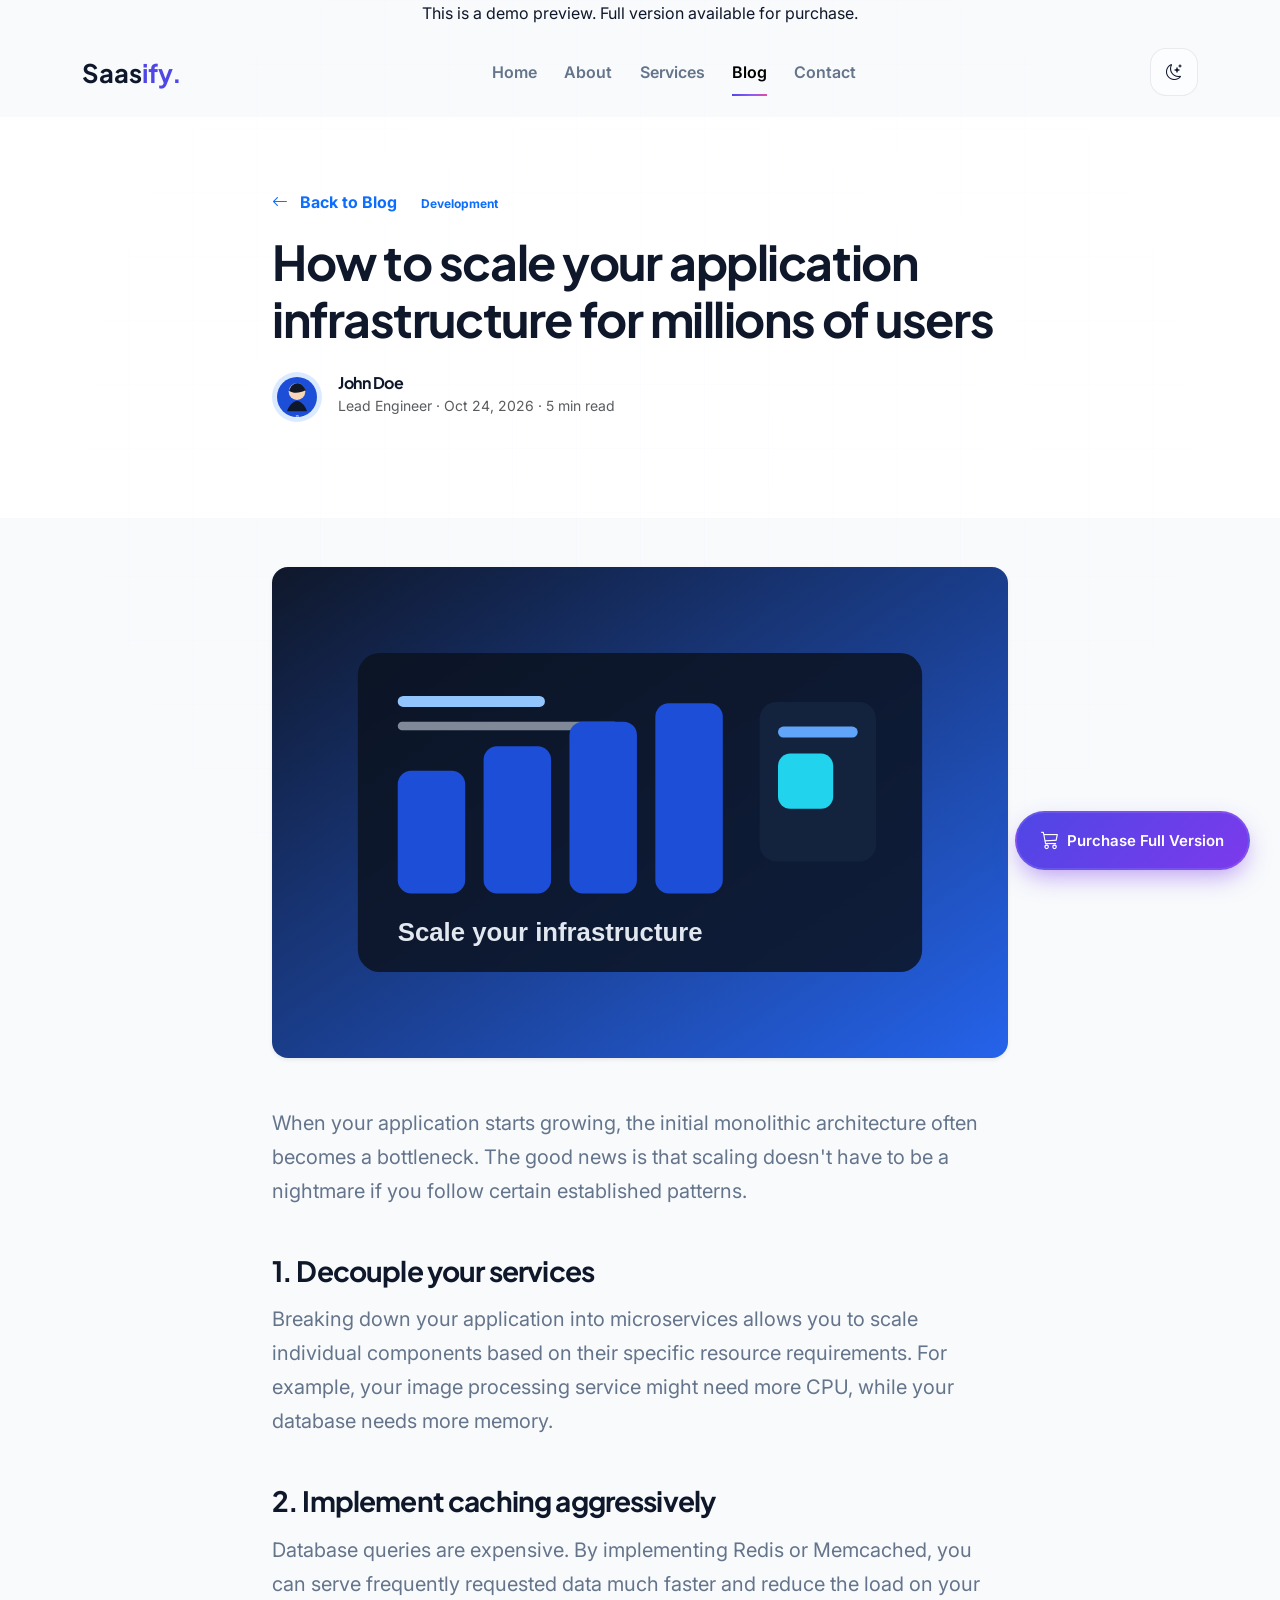
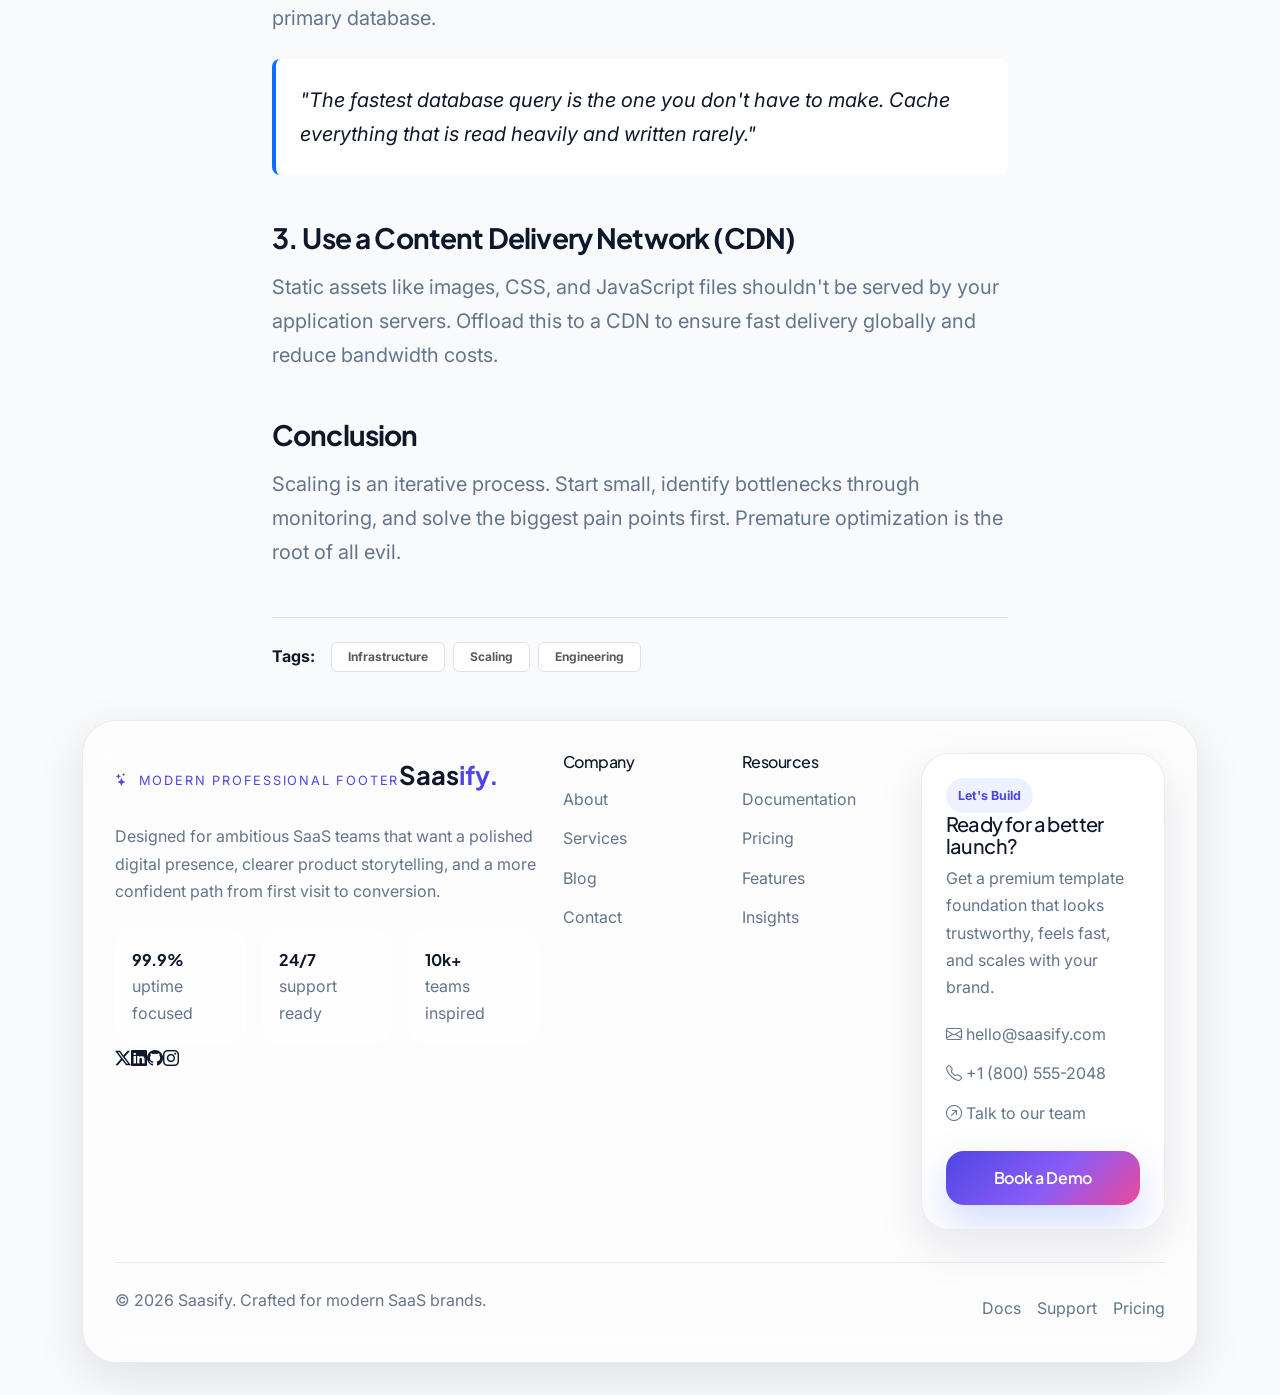
<file: blog-single.html>
<!DOCTYPE html><html lang="en" data-bs-theme="light"><head><meta charset="UTF-8"><meta name="viewport" content="width=device-width, initial-scale=1.0"><meta name="description" content="Saasify Single Blog Post"><title>How to scale your application infrastructure | Saasify</title><link rel="preconnect" href="https://fonts.googleapis.com"><link rel="preconnect" href="https://fonts.gstatic.com" crossorigin><link rel="preconnect" href="https://cdn.jsdelivr.net"><link rel="preload" as="style" href="https://fonts.googleapis.com/css2?family=Inter:wght@300;400;500;600;700;800&family=Plus+Jakarta+Sans:wght@400;500;600;700;800&display=swap"><link rel="stylesheet" href="https://fonts.googleapis.com/css2?family=Inter:wght@300;400;500;600;700;800&family=Plus+Jakarta+Sans:wght@400;500;600;700;800&display=swap" media="print" onload="this.media='all'"><link href="https://cdn.jsdelivr.net/npm/bootstrap@5.3.3/dist/css/bootstrap.min.css" rel="stylesheet"><link rel="stylesheet" href="https://cdn.jsdelivr.net/npm/bootstrap-icons@1.11.3/font/bootstrap-icons.min.css"><link href="https://unpkg.com/aos@2.3.1/dist/aos.css" rel="stylesheet"><link rel="stylesheet" href="style.min.css"></head><body><div class="demo-preview-banner">This is a demo preview. Full version available for purchase.</div><nav class="navbar navbar-expand-lg sticky-top"><div class="container"><a class="navbar-brand" href="index.html">Saas<span>ify.</span></a><button class="navbar-toggler" type="button" data-bs-toggle="collapse" data-bs-target="#navbarNav"><i class="bi bi-list fs-1 text-main"></i></button><div class="collapse navbar-collapse" id="navbarNav"><ul class="navbar-nav mx-auto"><li class="nav-item"><a class="nav-link" href="index.html">Home</a></li><li class="nav-item"><a class="nav-link" href="about.html">About</a></li><li class="nav-item"><a class="nav-link" href="services.html">Services</a></li><li class="nav-item"><a class="nav-link active" href="blog.html">Blog</a></li><li class="nav-item"><a class="nav-link" href="contact.html">Contact</a></li></ul><div class="d-flex align-items-center gap-3"><button id="theme-toggle" class="theme-toggle" aria-label="Toggle Dark Mode"><i class="bi bi-moon-stars icon-moon"></i><i class="bi bi-sun icon-sun text-warning"></i></button></div></div></div></nav><section class="py-5 bg-surface border-bottom border-light"><div class="container py-4"><div class="row justify-content-center"><div class="col-lg-8" data-aos="fade-up"><a href="blog.html" class="text-primary fw-bold text-decoration-none d-inline-block mb-3"><i class="bi bi-arrow-left me-2"></i> Back to Blog </a><span class="badge bg-primary-light text-primary mb-3 ms-3">Development</span><h1 class="display-5 fw-bold mb-4">How to scale your application infrastructure for millions of users</h1><div class="d-flex align-items-center mb-4"><img src="john-doe.svg" class="rounded-circle me-3" alt="Author" loading="lazy" style="width: 50px; height: 50px;"><div><h6 class="mb-0 fw-bold">John Doe</h6><small class="text-muted">Lead Engineer &middot; Oct 24, 2026 &middot; 5 min read</small></div></div></div></div></div></section><article class="py-5"><div class="container"><div class="row justify-content-center"><div class="col-lg-8"><img src="post-infrastructure.svg" alt="Coding" class="img-fluid rounded-4 shadow-sm mb-5" data-aos="zoom-in" loading="lazy"><div class="content fs-5 text-muted" data-aos="fade-up"><p class="mb-4">When your application starts growing, the initial monolithic architecture often becomes a bottleneck. The good news is that scaling doesn't have to be a nightmare if you follow certain established patterns.</p><h3 class="text-main fw-bold mt-5 mb-3">1. Decouple your services</h3><p class="mb-4">Breaking down your application into microservices allows you to scale individual components based on their specific resource requirements. For example, your image processing service might need more CPU, while your database needs more memory.</p><h3 class="text-main fw-bold mt-5 mb-3">2. Implement caching aggressively</h3><p class="mb-4">Database queries are expensive. By implementing Redis or Memcached, you can serve frequently requested data much faster and reduce the load on your primary database.</p><div class="bg-surface p-4 rounded-3 border-start border-primary border-4 mb-4"><p class="mb-0 fst-italic text-main">"The fastest database query is the one you don't have to make. Cache everything that is read heavily and written rarely."</p></div><h3 class="text-main fw-bold mt-5 mb-3">3. Use a Content Delivery Network (CDN)</h3><p class="mb-4">Static assets like images, CSS, and JavaScript files shouldn't be served by your application servers. Offload this to a CDN to ensure fast delivery globally and reduce bandwidth costs.</p><h3 class="text-main fw-bold mt-5 mb-3">Conclusion</h3><p class="mb-4">Scaling is an iterative process. Start small, identify bottlenecks through monitoring, and solve the biggest pain points first. Premature optimization is the root of all evil.</p></div><div class="mt-5 pt-4 border-top"><div class="d-flex align-items-center flex-wrap gap-2"><span class="fw-bold text-main me-2">Tags:</span><a href="#" class="badge bg-surface text-muted border text-decoration-none px-3 py-2">Infrastructure</a><a href="#" class="badge bg-surface text-muted border text-decoration-none px-3 py-2">Scaling</a><a href="#" class="badge bg-surface text-muted border text-decoration-none px-3 py-2">Engineering</a></div></div></div></div></div></article><footer class="site-footer"><div class="container"><div class="footer-shell"><div class="row g-4 align-items-start"><div class="col-lg-5"><span class="footer-kicker"><i class="bi bi-stars"></i> Modern Professional Footer</span><a class="footer-logo" href="index.html">Saas<span>ify.</span></a><p class="footer-copy">Designed for ambitious SaaS teams that want a polished digital presence, clearer product storytelling, and a more confident path from first visit to conversion.</p><div class="footer-stat-grid"><div class="footer-stat"><strong>99.9%</strong><span>uptime focused</span></div><div class="footer-stat"><strong>24/7</strong><span>support ready</span></div><div class="footer-stat"><strong>10k+</strong><span>teams inspired</span></div></div><div class="footer-social"><a href="#" aria-label="Twitter"><i class="bi bi-twitter-x"></i></a><a href="#" aria-label="LinkedIn"><i class="bi bi-linkedin"></i></a><a href="#" aria-label="GitHub"><i class="bi bi-github"></i></a><a href="#" aria-label="Instagram"><i class="bi bi-instagram"></i></a></div></div><div class="col-6 col-lg-2"><h5 class="footer-heading">Company</h5><ul class="footer-links"><li><a href="about.html">About</a></li><li><a href="services.html">Services</a></li><li><a href="blog.html">Blog</a></li><li><a href="contact.html">Contact</a></li></ul></div><div class="col-6 col-lg-2"><h5 class="footer-heading">Resources</h5><ul class="footer-links"><li><a href="index.html">Documentation</a></li><li><a href="index.html#pricing">Pricing</a></li><li><a href="services.html">Features</a></li><li><a href="blog-single.html">Insights</a></li></ul></div><div class="col-lg-3"><div class="footer-card"><span class="footer-card-label">Let's Build</span><h5>Ready for a better launch?</h5><p>Get a premium template foundation that looks trustworthy, feels fast, and scales with your brand.</p><div class="footer-contact"><a href="mailto:hello@saasify.com"><i class="bi bi-envelope"></i> hello@saasify.com</a><span><i class="bi bi-telephone"></i> +1 (800) 555-2048</span><a href="contact.html"><i class="bi bi-arrow-up-right-circle"></i> Talk to our team</a></div><a href="contact.html" class="btn btn-primary w-100">Book a Demo</a></div></div></div><div class="footer-bottom"><p>&copy; 2026 Saasify. Crafted for modern SaaS brands.</p><div class="footer-bottom-links"><a href="index.html">Docs</a><a href="contact.html">Support</a><a href="index.html#pricing">Pricing</a></div></div></div></div></footer><script src="https://cdn.jsdelivr.net/npm/bootstrap@5.3.3/dist/js/bootstrap.bundle.min.js" defer></script><script src="https://unpkg.com/aos@2.3.1/dist/aos.js" defer></script><script src="main.min.js" defer></script><a href="#" class="demo-purchase-badge" target="_blank"><i class="bi bi-cart3"></i> Purchase Full Version
</a></body></html>
</file>
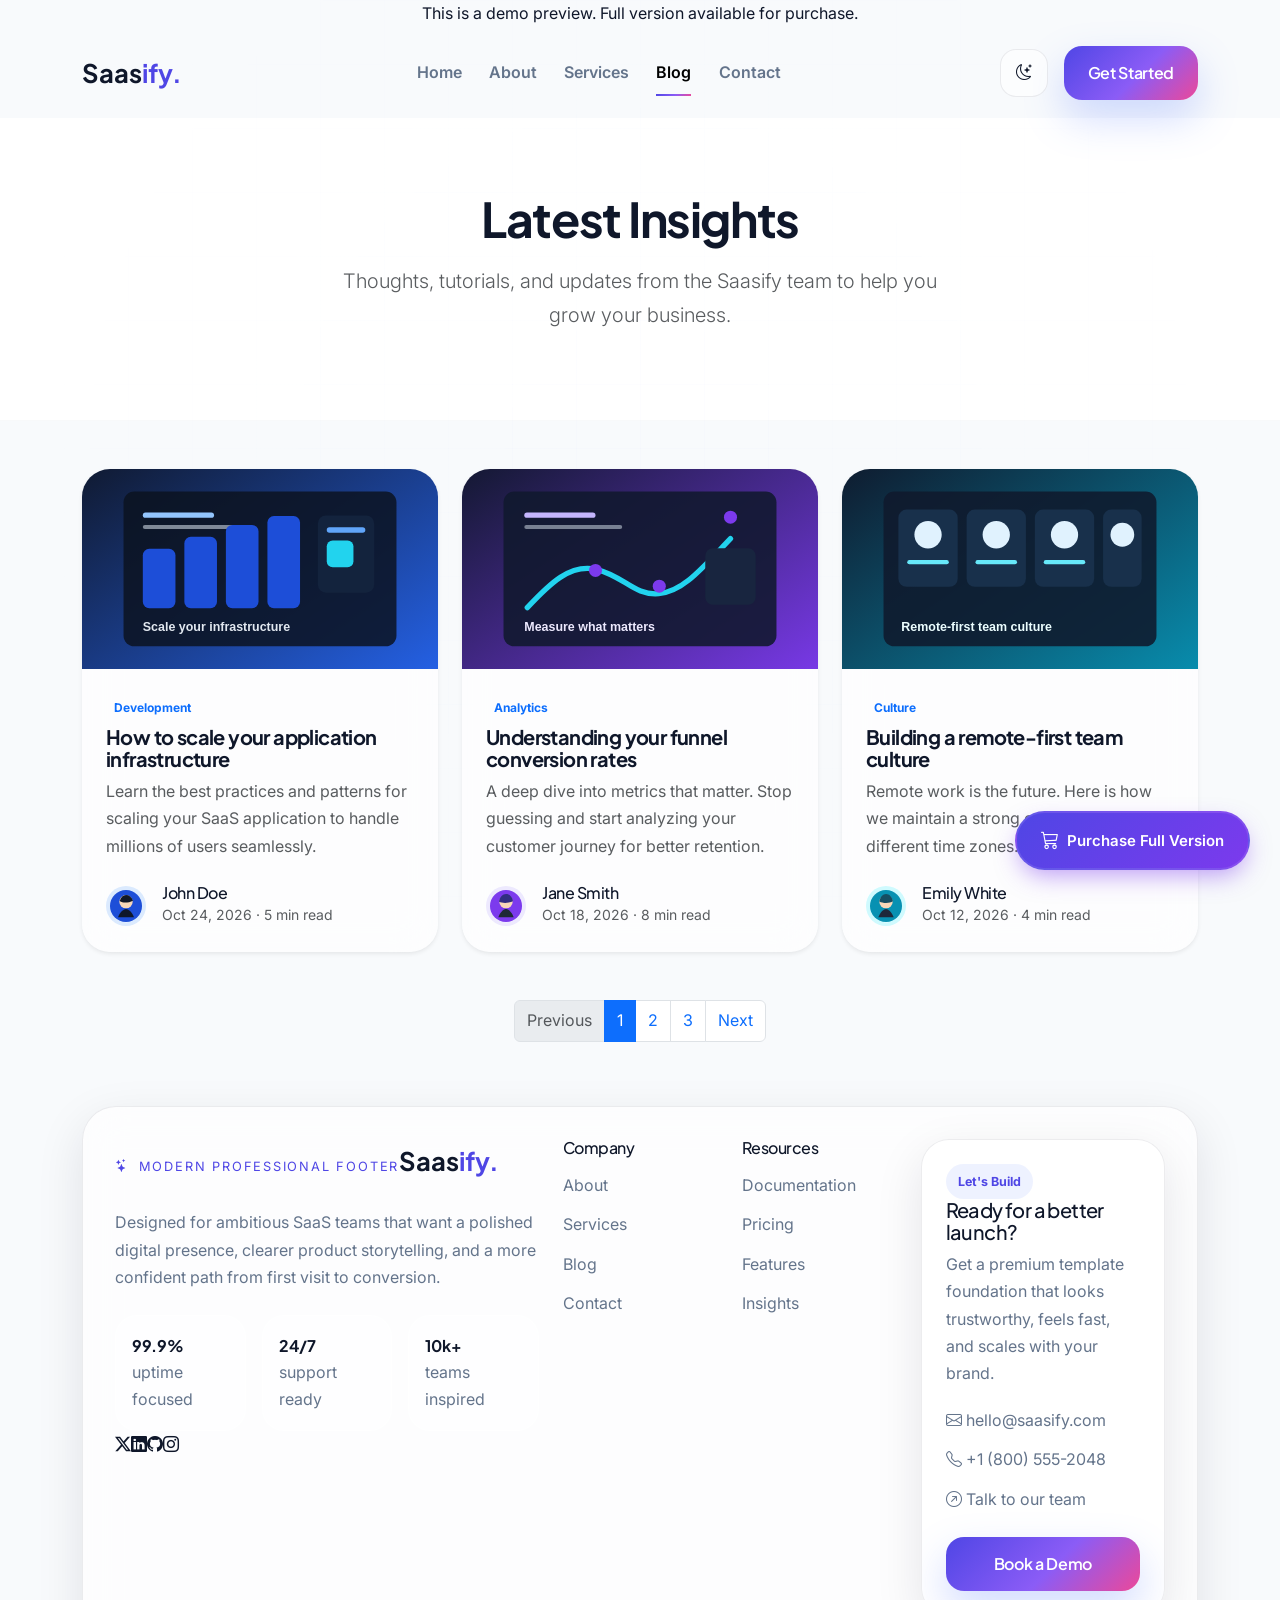
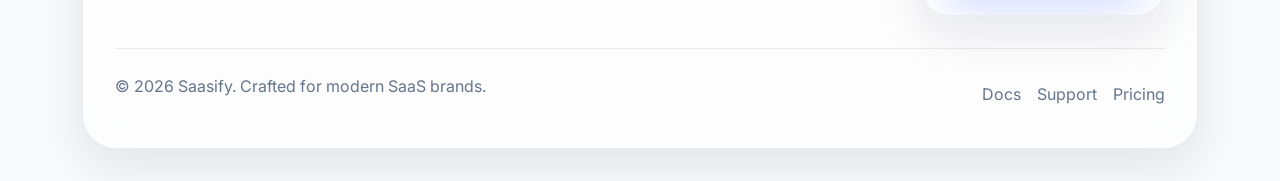
<file: blog.html>
<!DOCTYPE html><html lang="en" data-bs-theme="light"><head><meta charset="UTF-8"><meta name="viewport" content="width=device-width, initial-scale=1.0"><meta name="description" content="Saasify Blog - Latest news and articles"><title>Blog | Saasify Template</title><link rel="preconnect" href="https://fonts.googleapis.com"><link rel="preconnect" href="https://fonts.gstatic.com" crossorigin><link rel="preconnect" href="https://cdn.jsdelivr.net"><link rel="preload" as="style" href="https://fonts.googleapis.com/css2?family=Inter:wght@300;400;500;600;700;800&family=Plus+Jakarta+Sans:wght@400;500;600;700;800&display=swap"><link rel="stylesheet" href="https://fonts.googleapis.com/css2?family=Inter:wght@300;400;500;600;700;800&family=Plus+Jakarta+Sans:wght@400;500;600;700;800&display=swap" media="print" onload="this.media='all'"><link href="https://cdn.jsdelivr.net/npm/bootstrap@5.3.3/dist/css/bootstrap.min.css" rel="stylesheet"><link rel="stylesheet" href="https://cdn.jsdelivr.net/npm/bootstrap-icons@1.11.3/font/bootstrap-icons.min.css"><link href="https://unpkg.com/aos@2.3.1/dist/aos.css" rel="stylesheet"><link rel="stylesheet" href="style.min.css"></head><body><div class="demo-preview-banner">This is a demo preview. Full version available for purchase.</div><nav class="navbar navbar-expand-lg sticky-top"><div class="container"><a class="navbar-brand" href="index.html">Saas<span>ify.</span></a><button class="navbar-toggler" type="button" data-bs-toggle="collapse" data-bs-target="#navbarNav"><i class="bi bi-list fs-1 text-main"></i></button><div class="collapse navbar-collapse" id="navbarNav"><ul class="navbar-nav mx-auto"><li class="nav-item"><a class="nav-link" href="index.html">Home</a></li><li class="nav-item"><a class="nav-link" href="about.html">About</a></li><li class="nav-item"><a class="nav-link" href="services.html">Services</a></li><li class="nav-item"><a class="nav-link active" href="blog.html">Blog</a></li><li class="nav-item"><a class="nav-link" href="contact.html">Contact</a></li></ul><div class="d-flex align-items-center gap-3"><button id="theme-toggle" class="theme-toggle" aria-label="Toggle Dark Mode"><i class="bi bi-moon-stars icon-moon"></i><i class="bi bi-sun icon-sun text-warning"></i></button><a href="#" class="btn btn-primary d-none d-lg-block">Get Started</a></div></div></div></nav><section class="bg-surface py-5 border-bottom border-light"><div class="container py-4 text-center" data-aos="fade-up"><h1 class="display-5 fw-bold">Latest Insights</h1><p class="lead text-muted mx-auto mt-3" style="max-width: 600px;">Thoughts, tutorials, and updates from the Saasify team to help you grow your business.</p></div></section><section class="py-5"><div class="container"><div class="row g-4"><div class="col-md-6 col-lg-4" data-aos="fade-up" data-aos-delay="100"><div class="card h-100 border-0 shadow-sm feature-card p-0 overflow-hidden"><img src="post-infrastructure.svg" class="card-img-top" alt="Coding img" loading="lazy" style="height: 200px; object-fit: cover;"><div class="card-body p-4"><span class="badge bg-primary-light text-primary mb-2">Development</span><h5 class="card-title fw-bold"><a href="blog-single.html" class="text-main">How to scale your application infrastructure</a></h5><p class="card-text text-muted mb-4">Learn the best practices and patterns for scaling your SaaS application to handle millions of users seamlessly.</p><div class="d-flex align-items-center mt-auto"><img src="john-doe.svg" class="rounded-circle me-3" alt="Author" loading="lazy" style="width: 40px; height: 40px;"><div><h6 class="mb-0 fs-6">John Doe</h6><small class="text-muted">Oct 24, 2026 &middot; 5 min read</small></div></div></div></div></div><div class="col-md-6 col-lg-4" data-aos="fade-up" data-aos-delay="200"><div class="card h-100 border-0 shadow-sm feature-card p-0 overflow-hidden"><img src="post-analytics.svg" class="card-img-top" alt="Analytics img" loading="lazy" style="height: 200px; object-fit: cover;"><div class="card-body p-4"><span class="badge bg-primary-light text-primary mb-2">Analytics</span><h5 class="card-title fw-bold"><a href="blog-single.html" class="text-main">Understanding your funnel conversion rates</a></h5><p class="card-text text-muted mb-4">A deep dive into metrics that matter. Stop guessing and start analyzing your customer journey for better retention.</p><div class="d-flex align-items-center mt-auto"><img src="jane-smith.svg" class="rounded-circle me-3" alt="Author" loading="lazy" style="width: 40px; height: 40px;"><div><h6 class="mb-0 fs-6">Jane Smith</h6><small class="text-muted">Oct 18, 2026 &middot; 8 min read</small></div></div></div></div></div><div class="col-md-6 col-lg-4" data-aos="fade-up" data-aos-delay="300"><div class="card h-100 border-0 shadow-sm feature-card p-0 overflow-hidden"><img src="post-remote-culture.svg" class="card-img-top" alt="Team img" loading="lazy" style="height: 200px; object-fit: cover;"><div class="card-body p-4"><span class="badge bg-primary-light text-primary mb-2">Culture</span><h5 class="card-title fw-bold"><a href="blog-single.html" class="text-main">Building a remote-first team culture</a></h5><p class="card-text text-muted mb-4">Remote work is the future. Here is how we maintain a strong culture across 12 different time zones.</p><div class="d-flex align-items-center mt-auto"><img src="emily-white.svg" class="rounded-circle me-3" alt="Author" loading="lazy" style="width: 40px; height: 40px;"><div><h6 class="mb-0 fs-6">Emily White</h6><small class="text-muted">Oct 12, 2026 &middot; 4 min read</small></div></div></div></div></div></div><nav class="mt-5" aria-label="Blog pagination"><ul class="pagination justify-content-center"><li class="page-item disabled"><a class="page-link" href="#" tabindex="-1">Previous</a></li><li class="page-item active" aria-current="page"><a class="page-link" href="#">1</a></li><li class="page-item"><a class="page-link" href="#">2</a></li><li class="page-item"><a class="page-link" href="#">3</a></li><li class="page-item"><a class="page-link" href="#">Next</a></li></ul></nav></div></section><footer class="site-footer"><div class="container"><div class="footer-shell"><div class="row g-4 align-items-start"><div class="col-lg-5"><span class="footer-kicker"><i class="bi bi-stars"></i> Modern Professional Footer</span><a class="footer-logo" href="index.html">Saas<span>ify.</span></a><p class="footer-copy">Designed for ambitious SaaS teams that want a polished digital presence, clearer product storytelling, and a more confident path from first visit to conversion.</p><div class="footer-stat-grid"><div class="footer-stat"><strong>99.9%</strong><span>uptime focused</span></div><div class="footer-stat"><strong>24/7</strong><span>support ready</span></div><div class="footer-stat"><strong>10k+</strong><span>teams inspired</span></div></div><div class="footer-social"><a href="#" aria-label="Twitter"><i class="bi bi-twitter-x"></i></a><a href="#" aria-label="LinkedIn"><i class="bi bi-linkedin"></i></a><a href="#" aria-label="GitHub"><i class="bi bi-github"></i></a><a href="#" aria-label="Instagram"><i class="bi bi-instagram"></i></a></div></div><div class="col-6 col-lg-2"><h5 class="footer-heading">Company</h5><ul class="footer-links"><li><a href="about.html">About</a></li><li><a href="services.html">Services</a></li><li><a href="blog.html">Blog</a></li><li><a href="contact.html">Contact</a></li></ul></div><div class="col-6 col-lg-2"><h5 class="footer-heading">Resources</h5><ul class="footer-links"><li><a href="index.html">Documentation</a></li><li><a href="index.html#pricing">Pricing</a></li><li><a href="services.html">Features</a></li><li><a href="blog-single.html">Insights</a></li></ul></div><div class="col-lg-3"><div class="footer-card"><span class="footer-card-label">Let's Build</span><h5>Ready for a better launch?</h5><p>Get a premium template foundation that looks trustworthy, feels fast, and scales with your brand.</p><div class="footer-contact"><a href="mailto:hello@saasify.com"><i class="bi bi-envelope"></i> hello@saasify.com</a><span><i class="bi bi-telephone"></i> +1 (800) 555-2048</span><a href="contact.html"><i class="bi bi-arrow-up-right-circle"></i> Talk to our team</a></div><a href="contact.html" class="btn btn-primary w-100">Book a Demo</a></div></div></div><div class="footer-bottom"><p>&copy; 2026 Saasify. Crafted for modern SaaS brands.</p><div class="footer-bottom-links"><a href="index.html">Docs</a><a href="contact.html">Support</a><a href="index.html#pricing">Pricing</a></div></div></div></div></footer><script src="https://cdn.jsdelivr.net/npm/bootstrap@5.3.3/dist/js/bootstrap.bundle.min.js" defer></script><script src="https://unpkg.com/aos@2.3.1/dist/aos.js" defer></script><script src="main.min.js" defer></script><a href="#" class="demo-purchase-badge" target="_blank"><i class="bi bi-cart3"></i> Purchase Full Version
</a></body></html>
</file>
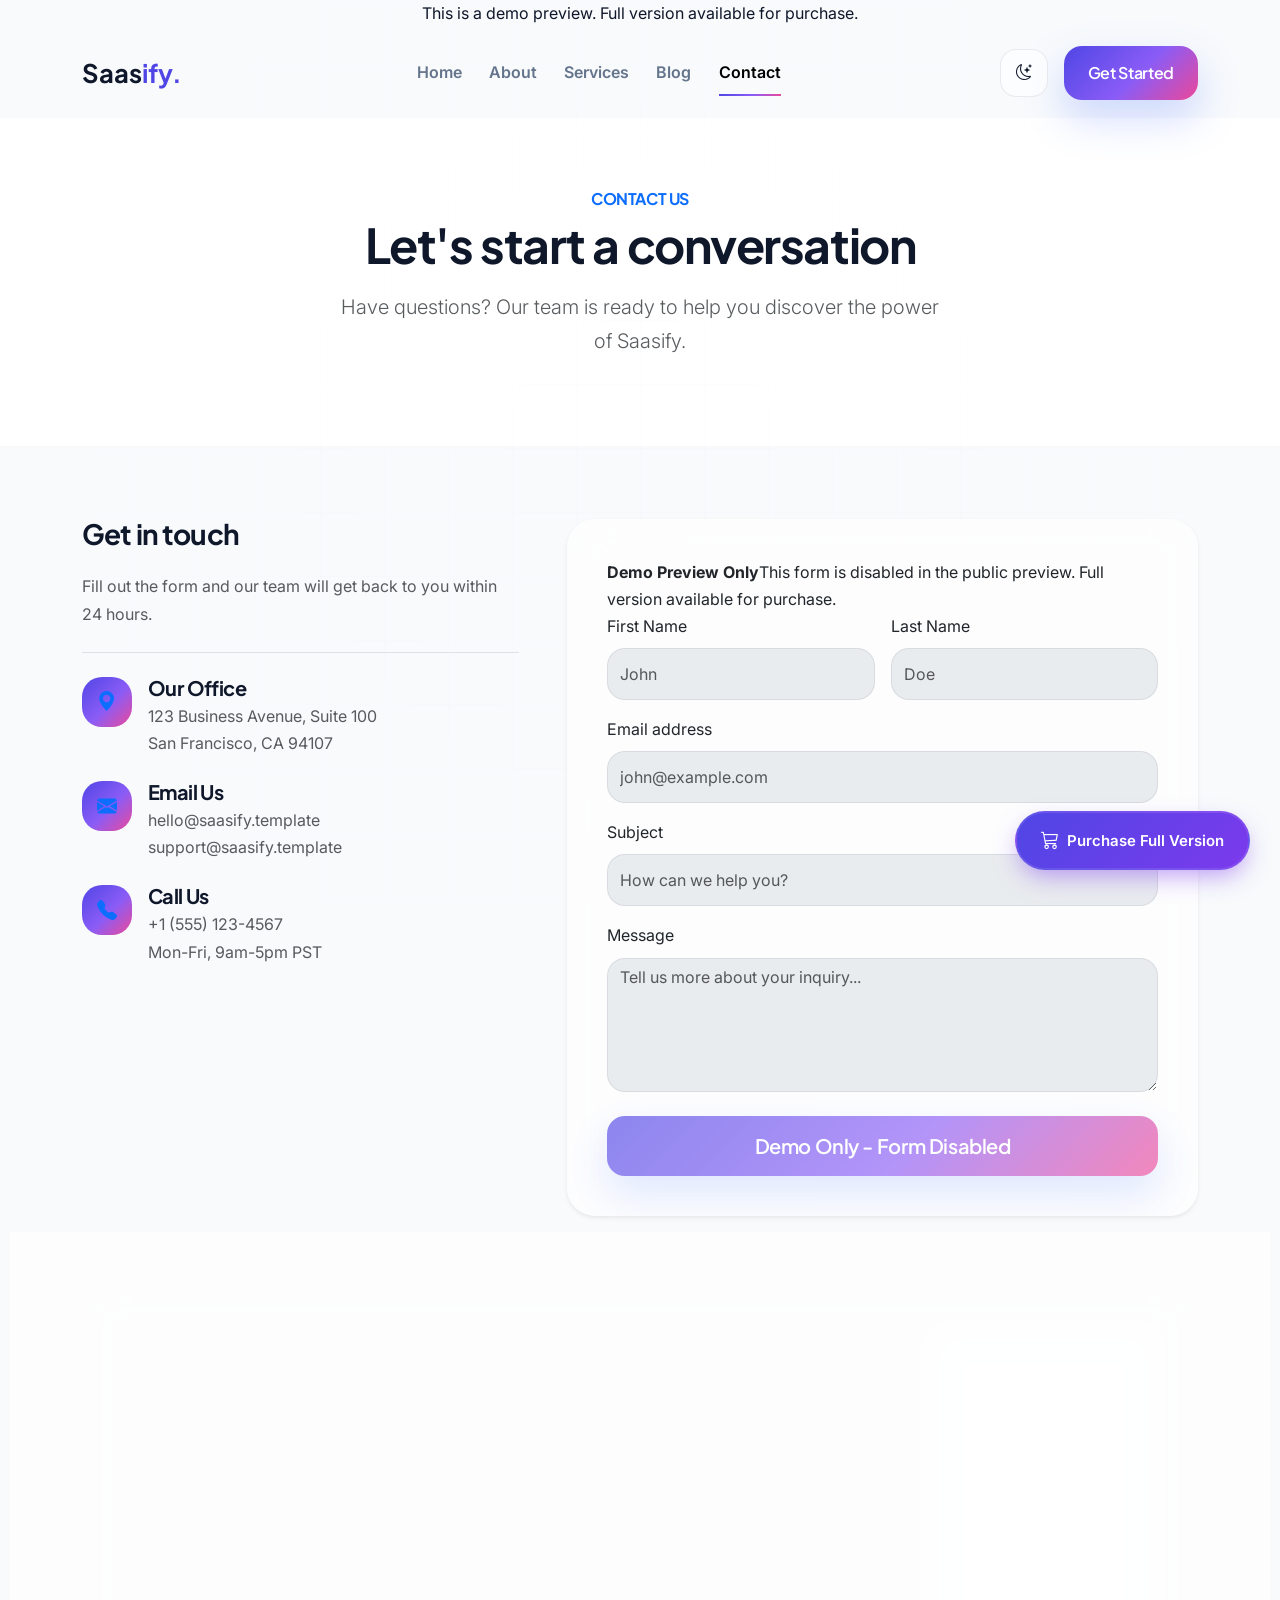
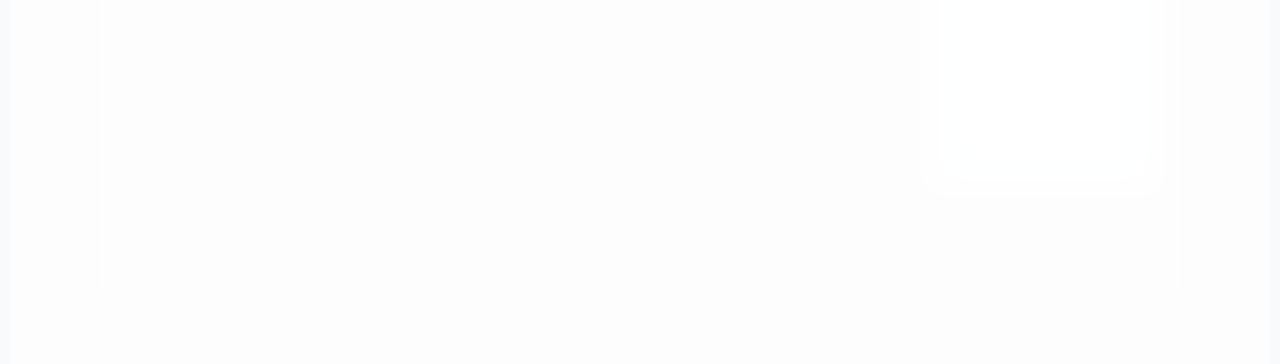
<file: contact.html>
<!DOCTYPE html><html lang="en" data-bs-theme="light"><head><meta charset="UTF-8"><meta name="viewport" content="width=device-width, initial-scale=1.0"><meta name="description" content="Contact Saasify Team"><title>Contact Us | Saasify Template</title><link rel="preconnect" href="https://fonts.googleapis.com"><link rel="preconnect" href="https://fonts.gstatic.com" crossorigin><link rel="preconnect" href="https://cdn.jsdelivr.net"><link rel="preload" as="style" href="https://fonts.googleapis.com/css2?family=Inter:wght@300;400;500;600;700;800&family=Plus+Jakarta+Sans:wght@400;500;600;700;800&display=swap"><link rel="stylesheet" href="https://fonts.googleapis.com/css2?family=Inter:wght@300;400;500;600;700;800&family=Plus+Jakarta+Sans:wght@400;500;600;700;800&display=swap" media="print" onload="this.media='all'"><link href="https://cdn.jsdelivr.net/npm/bootstrap@5.3.3/dist/css/bootstrap.min.css" rel="stylesheet"><link rel="stylesheet" href="https://cdn.jsdelivr.net/npm/bootstrap-icons@1.11.3/font/bootstrap-icons.min.css"><link href="https://unpkg.com/aos@2.3.1/dist/aos.css" rel="stylesheet"><link rel="stylesheet" href="style.min.css"></head><body><div class="demo-preview-banner">This is a demo preview. Full version available for purchase.</div><nav class="navbar navbar-expand-lg sticky-top"><div class="container"><a class="navbar-brand" href="index.html">Saas<span>ify.</span></a><button class="navbar-toggler" type="button" data-bs-toggle="collapse" data-bs-target="#navbarNav"><i class="bi bi-list fs-1 text-main"></i></button><div class="collapse navbar-collapse" id="navbarNav"><ul class="navbar-nav mx-auto"><li class="nav-item"><a class="nav-link" href="index.html">Home</a></li><li class="nav-item"><a class="nav-link" href="about.html">About</a></li><li class="nav-item"><a class="nav-link" href="services.html">Services</a></li><li class="nav-item"><a class="nav-link" href="blog.html">Blog</a></li><li class="nav-item"><a class="nav-link active" href="contact.html">Contact</a></li></ul><div class="d-flex align-items-center gap-3"><button id="theme-toggle" class="theme-toggle" aria-label="Toggle Dark Mode"><i class="bi bi-moon-stars icon-moon"></i><i class="bi bi-sun icon-sun text-warning"></i></button><a href="#" class="btn btn-primary d-none d-lg-block">Get Started</a></div></div></div></nav><section class="bg-surface py-5 border-bottom border-light"><div class="container py-4 text-center" data-aos="fade-up"><h6 class="text-primary fw-bold text-uppercase">Contact Us</h6><h1 class="display-5 fw-bold">Let's start a conversation</h1><p class="lead text-muted mx-auto mt-3" style="max-width: 600px;">Have questions? Our team is ready to help you discover the power of Saasify.</p></div></section><section class="py-5"><div class="container py-4"><div class="row g-5"><div class="col-lg-5" data-aos="fade-right"><h3 class="fw-bold mb-4">Get in touch</h3><p class="text-muted border-bottom pb-4 mb-4">Fill out the form and our team will get back to you within 24 hours.</p><div class="d-flex mb-4"><div class="feature-icon bg-primary-light text-primary flex-shrink-0 d-flex align-items-center justify-content-center me-3" style="width: 50px; height: 50px;"><i class="bi bi-geo-alt-fill fs-5"></i></div><div><h5 class="fw-bold mb-1">Our Office</h5><p class="text-muted mb-0">123 Business Avenue, Suite 100<br>San Francisco, CA 94107</p></div></div><div class="d-flex mb-4"><div class="feature-icon bg-primary-light text-primary flex-shrink-0 d-flex align-items-center justify-content-center me-3" style="width: 50px; height: 50px;"><i class="bi bi-envelope-fill fs-5"></i></div><div><h5 class="fw-bold mb-1">Email Us</h5><p class="text-muted mb-0">hello@saasify.template<br>support@saasify.template</p></div></div><div class="d-flex mb-4"><div class="feature-icon bg-primary-light text-primary flex-shrink-0 d-flex align-items-center justify-content-center me-3" style="width: 50px; height: 50px;"><i class="bi bi-telephone-fill fs-5"></i></div><div><h5 class="fw-bold mb-1">Call Us</h5><p class="text-muted mb-0">+1 (555) 123-4567<br>Mon-Fri, 9am-5pm PST</p></div></div></div><div class="col-lg-7" data-aos="fade-left"><div class="card border-0 shadow-sm feature-card p-2 p-md-4"><div class="card-body"><div class="demo-disabled-note"><strong>Demo Preview Only</strong>This form is disabled in the public preview. Full version available for purchase.</div><form id="contactForm" class="needs-validation demo-form-disabled" novalidate><div class="row g-3"><div class="col-md-6"><label for="firstName" class="form-label">First Name</label><input type="text" class="form-control" id="firstName" placeholder="John" required disabled><div class="invalid-feedback">Please enter your first name.</div></div><div class="col-md-6"><label for="lastName" class="form-label">Last Name</label><input type="text" class="form-control" id="lastName" placeholder="Doe" required disabled><div class="invalid-feedback">Please enter your last name.</div></div><div class="col-12"><label for="email" class="form-label">Email address</label><input type="email" class="form-control" id="email" placeholder="john@example.com" required disabled><div class="invalid-feedback">Please provide a valid email address.</div></div><div class="col-12"><label for="subject" class="form-label">Subject</label><input type="text" class="form-control" id="subject" placeholder="How can we help you?" required disabled><div class="invalid-feedback">Please provide a subject.</div></div><div class="col-12"><label for="message" class="form-label">Message</label><textarea class="form-control" id="message" rows="5" placeholder="Tell us more about your inquiry..." required disabled></textarea><div class="invalid-feedback">Please enter your message.</div></div><div class="col-12 mt-4"><button class="btn btn-primary btn-lg w-100" type="button" disabled>Demo Only - Form Disabled</button></div></div></form></div></div></div></div></div></section><footer class="site-footer"><div class="container"><div class="footer-shell"><div class="row g-4 align-items-start"><div class="col-lg-5"><span class="footer-kicker"><i class="bi bi-stars"></i> Modern Professional Footer</span><a class="footer-logo" href="index.html">Saas<span>ify.</span></a><p class="footer-copy">Designed for ambitious SaaS teams that want a polished digital presence, clearer product storytelling, and a more confident path from first visit to conversion.</p><div class="footer-stat-grid"><div class="footer-stat"><strong>99.9%</strong><span>uptime focused</span></div><div class="footer-stat"><strong>24/7</strong><span>support ready</span></div><div class="footer-stat"><strong>10k+</strong><span>teams inspired</span></div></div><div class="footer-social"><a href="#" aria-label="Twitter"><i class="bi bi-twitter-x"></i></a><a href="#" aria-label="LinkedIn"><i class="bi bi-linkedin"></i></a><a href="#" aria-label="GitHub"><i class="bi bi-github"></i></a><a href="#" aria-label="Instagram"><i class="bi bi-instagram"></i></a></div></div><div class="col-6 col-lg-2"><h5 class="footer-heading">Company</h5><ul class="footer-links"><li><a href="about.html">About</a></li><li><a href="services.html">Services</a></li><li><a href="blog.html">Blog</a></li><li><a href="contact.html">Contact</a></li></ul></div><div class="col-6 col-lg-2"><h5 class="footer-heading">Resources</h5><ul class="footer-links"><li><a href="index.html">Documentation</a></li><li><a href="index.html#pricing">Pricing</a></li><li><a href="services.html">Features</a></li><li><a href="blog-single.html">Insights</a></li></ul></div><div class="col-lg-3"><div class="footer-card"><span class="footer-card-label">Let's Build</span><h5>Ready for a better launch?</h5><p>Get a premium template foundation that looks trustworthy, feels fast, and scales with your brand.</p><div class="footer-contact"><a href="mailto:hello@saasify.com"><i class="bi bi-envelope"></i> hello@saasify.com</a><span><i class="bi bi-telephone"></i> +1 (800) 555-2048</span><a href="contact.html"><i class="bi bi-arrow-up-right-circle"></i> Talk to our team</a></div><a href="contact.html" class="btn btn-primary w-100">Book a Demo</a></div></div></div><div class="footer-bottom"><p>&copy; 2026 Saasify. Crafted for modern SaaS brands.</p><div class="footer-bottom-links"><a href="index.html">Docs</a><a href="contact.html">Support</a><a href="index.html#pricing">Pricing</a></div></div></div></div></footer><script src="https://cdn.jsdelivr.net/npm/bootstrap@5.3.3/dist/js/bootstrap.bundle.min.js" defer></script><script src="https://unpkg.com/aos@2.3.1/dist/aos.js" defer></script><script src="main.min.js" defer></script><a href="#" class="demo-purchase-badge" target="_blank"><i class="bi bi-cart3"></i> Purchase Full Version
</a></body></html>
</file>
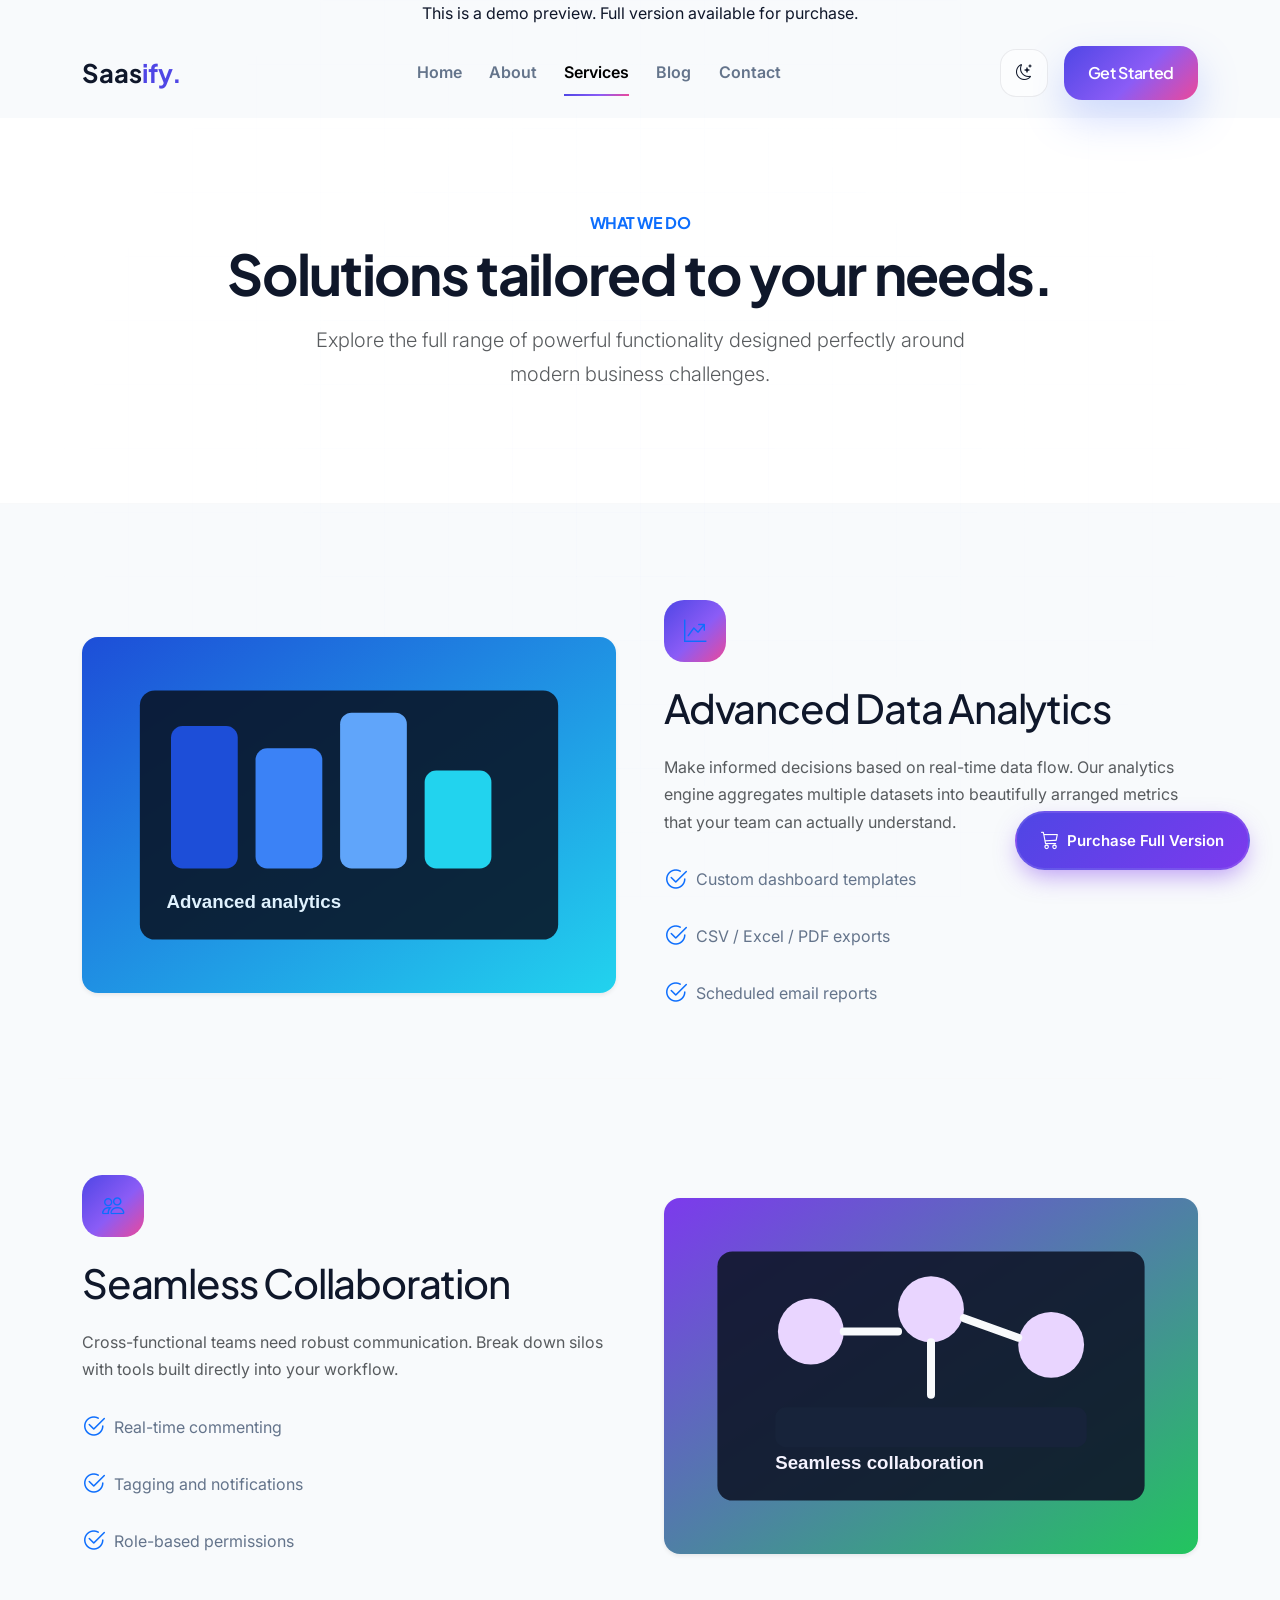
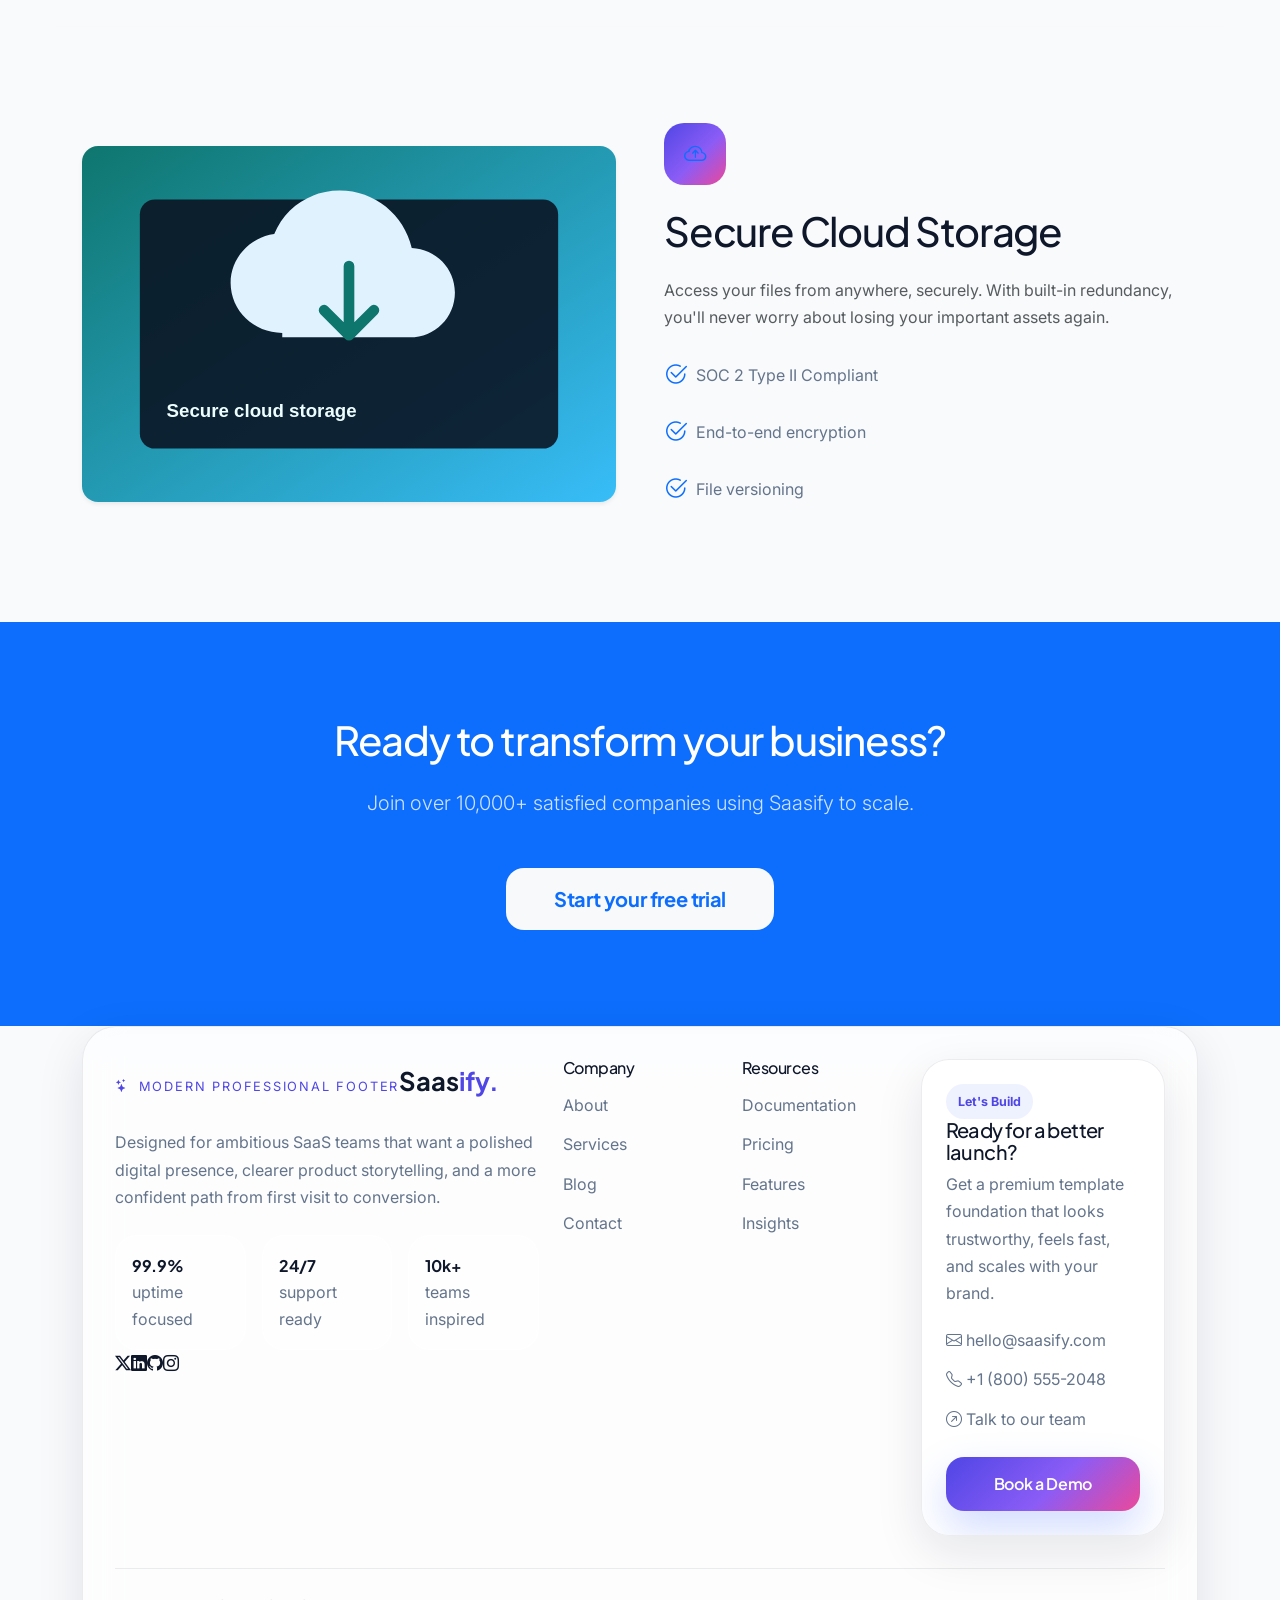
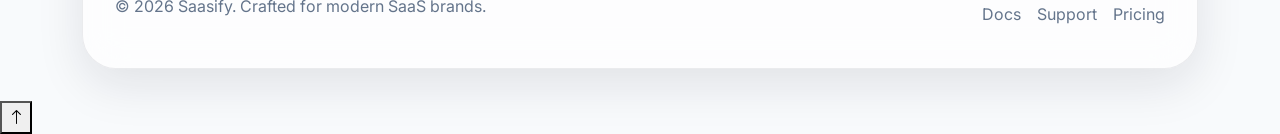
<file: services.html>
<!DOCTYPE html><html lang="en" data-bs-theme="light"><head><meta charset="UTF-8"><meta name="viewport" content="width=device-width, initial-scale=1.0"><meta name="description" content="Saasify Services - Premium features for your business"><title>Services | Saasify Template</title><link rel="preconnect" href="https://fonts.googleapis.com"><link rel="preconnect" href="https://fonts.gstatic.com" crossorigin><link rel="preconnect" href="https://cdn.jsdelivr.net"><link rel="preload" as="style" href="https://fonts.googleapis.com/css2?family=Inter:wght@300;400;500;600;700;800&family=Plus+Jakarta+Sans:wght@400;500;600;700;800&display=swap"><link rel="stylesheet" href="https://fonts.googleapis.com/css2?family=Inter:wght@300;400;500;600;700;800&family=Plus+Jakarta+Sans:wght@400;500;600;700;800&display=swap" media="print" onload="this.media='all'"><link href="https://cdn.jsdelivr.net/npm/bootstrap@5.3.3/dist/css/bootstrap.min.css" rel="stylesheet"><link rel="stylesheet" href="https://cdn.jsdelivr.net/npm/bootstrap-icons@1.11.3/font/bootstrap-icons.min.css"><link href="https://unpkg.com/aos@2.3.1/dist/aos.css" rel="stylesheet"><link rel="stylesheet" href="style.min.css"></head><body><div class="demo-preview-banner">This is a demo preview. Full version available for purchase.</div><nav class="navbar navbar-expand-lg sticky-top"><div class="container"><a class="navbar-brand" href="index.html">Saas<span>ify.</span></a><button class="navbar-toggler" type="button" data-bs-toggle="collapse" data-bs-target="#navbarNav"><i class="bi bi-list fs-1 text-main"></i></button><div class="collapse navbar-collapse" id="navbarNav"><ul class="navbar-nav mx-auto"><li class="nav-item"><a class="nav-link" href="index.html">Home</a></li><li class="nav-item"><a class="nav-link" href="about.html">About</a></li><li class="nav-item"><a class="nav-link active" href="services.html">Services</a></li><li class="nav-item"><a class="nav-link" href="blog.html">Blog</a></li><li class="nav-item"><a class="nav-link" href="contact.html">Contact</a></li></ul><div class="d-flex align-items-center gap-3"><button id="theme-toggle" class="theme-toggle" aria-label="Toggle Dark Mode"><i class="bi bi-moon-stars icon-moon"></i><i class="bi bi-sun icon-sun text-warning"></i></button><a href="#" class="btn btn-primary d-none d-lg-block">Get Started</a></div></div></div></nav><section class="bg-surface py-5 border-bottom border-light"><div class="container py-5 text-center" data-aos="fade-up"><h6 class="text-primary fw-bold text-uppercase">What we do</h6><h1 class="display-4 fw-bold">Solutions tailored to your needs.</h1><p class="lead text-muted max-w-2xl mx-auto mt-3" style="max-width: 700px;">Explore the full range of powerful functionality designed perfectly around modern business challenges.</p></div></section><section class="py-5"><div class="container"><div class="row align-items-center g-5 py-5 mb-5 border-bottom border-light"><div class="col-lg-6" data-aos="fade-right"><img src="service-analytics.svg" alt="Data Analytics" class="img-fluid rounded-4 shadow-sm" loading="lazy"></div><div class="col-lg-6" data-aos="fade-left"><div class="feature-icon mb-4 bg-primary-light text-primary d-inline-flex"><i class="bi bi-graph-up-arrow"></i></div><h2 class="h1 mb-4">Advanced Data Analytics</h2><p class="text-muted mb-4">Make informed decisions based on real-time data flow. Our analytics engine aggregates multiple datasets into beautifully arranged metrics that your team can actually understand.</p><ul class="list-unstyled"><li class="mb-3 d-flex align-items-center"><i class="bi bi-check2-circle text-primary me-2 fs-4"></i> Custom dashboard templates</li><li class="mb-3 d-flex align-items-center"><i class="bi bi-check2-circle text-primary me-2 fs-4"></i> CSV / Excel / PDF exports</li><li class="mb-3 d-flex align-items-center"><i class="bi bi-check2-circle text-primary me-2 fs-4"></i> Scheduled email reports</li></ul></div></div><div class="row align-items-center g-5 py-5 mb-5 border-bottom border-light flex-row-reverse"><div class="col-lg-6" data-aos="fade-left"><img src="service-collaboration.svg" alt="Team Collaboration" class="img-fluid rounded-4 shadow-sm" loading="lazy"></div><div class="col-lg-6" data-aos="fade-right"><div class="feature-icon mb-4 bg-primary-light text-primary d-inline-flex"><i class="bi bi-people"></i></div><h2 class="h1 mb-4">Seamless Collaboration</h2><p class="text-muted mb-4">Cross-functional teams need robust communication. Break down silos with tools built directly into your workflow.</p><ul class="list-unstyled"><li class="mb-3 d-flex align-items-center"><i class="bi bi-check2-circle text-primary me-2 fs-4"></i> Real-time commenting</li><li class="mb-3 d-flex align-items-center"><i class="bi bi-check2-circle text-primary me-2 fs-4"></i> Tagging and notifications</li><li class="mb-3 d-flex align-items-center"><i class="bi bi-check2-circle text-primary me-2 fs-4"></i> Role-based permissions</li></ul></div></div><div class="row align-items-center g-5 py-5"><div class="col-lg-6" data-aos="fade-right"><img src="service-cloud-storage.svg" alt="Cloud Storage" class="img-fluid rounded-4 shadow-sm" loading="lazy"></div><div class="col-lg-6" data-aos="fade-left"><div class="feature-icon mb-4 bg-primary-light text-primary d-inline-flex"><i class="bi bi-cloud-arrow-up"></i></div><h2 class="h1 mb-4">Secure Cloud Storage</h2><p class="text-muted mb-4">Access your files from anywhere, securely. With built-in redundancy, you'll never worry about losing your important assets again.</p><ul class="list-unstyled"><li class="mb-3 d-flex align-items-center"><i class="bi bi-check2-circle text-primary me-2 fs-4"></i> SOC 2 Type II Compliant</li><li class="mb-3 d-flex align-items-center"><i class="bi bi-check2-circle text-primary me-2 fs-4"></i> End-to-end encryption</li><li class="mb-3 d-flex align-items-center"><i class="bi bi-check2-circle text-primary me-2 fs-4"></i> File versioning</li></ul></div></div></div></section><section class="bg-primary text-white text-center py-5"><div class="container py-5" data-aos="zoom-in"><h2 class="h1 text-white mb-4">Ready to transform your business?</h2><p class="lead mb-5" style="color: rgba(255,255,255,0.8);">Join over 10,000+ satisfied companies using Saasify to scale.</p><a href="index.html#pricing" class="btn btn-light btn-lg text-primary fw-bold px-5 py-3">Start your free trial</a></div></section><footer class="site-footer"><div class="container"><div class="footer-shell"><div class="row g-4 align-items-start"><div class="col-lg-5"><span class="footer-kicker"><i class="bi bi-stars"></i> Modern Professional Footer</span><a class="footer-logo" href="index.html">Saas<span>ify.</span></a><p class="footer-copy">Designed for ambitious SaaS teams that want a polished digital presence, clearer product storytelling, and a more confident path from first visit to conversion.</p><div class="footer-stat-grid"><div class="footer-stat"><strong>99.9%</strong><span>uptime focused</span></div><div class="footer-stat"><strong>24/7</strong><span>support ready</span></div><div class="footer-stat"><strong>10k+</strong><span>teams inspired</span></div></div><div class="footer-social"><a href="#" aria-label="Twitter"><i class="bi bi-twitter-x"></i></a><a href="#" aria-label="LinkedIn"><i class="bi bi-linkedin"></i></a><a href="#" aria-label="GitHub"><i class="bi bi-github"></i></a><a href="#" aria-label="Instagram"><i class="bi bi-instagram"></i></a></div></div><div class="col-6 col-lg-2"><h5 class="footer-heading">Company</h5><ul class="footer-links"><li><a href="about.html">About</a></li><li><a href="services.html">Services</a></li><li><a href="blog.html">Blog</a></li><li><a href="contact.html">Contact</a></li></ul></div><div class="col-6 col-lg-2"><h5 class="footer-heading">Resources</h5><ul class="footer-links"><li><a href="index.html">Documentation</a></li><li><a href="index.html#pricing">Pricing</a></li><li><a href="services.html">Features</a></li><li><a href="blog-single.html">Insights</a></li></ul></div><div class="col-lg-3"><div class="footer-card"><span class="footer-card-label">Let's Build</span><h5>Ready for a better launch?</h5><p>Get a premium template foundation that looks trustworthy, feels fast, and scales with your brand.</p><div class="footer-contact"><a href="mailto:hello@saasify.com"><i class="bi bi-envelope"></i> hello@saasify.com</a><span><i class="bi bi-telephone"></i> +1 (800) 555-2048</span><a href="contact.html"><i class="bi bi-arrow-up-right-circle"></i> Talk to our team</a></div><a href="contact.html" class="btn btn-primary w-100">Book a Demo</a></div></div></div><div class="footer-bottom"><p>&copy; 2026 Saasify. Crafted for modern SaaS brands.</p><div class="footer-bottom-links"><a href="index.html">Docs</a><a href="contact.html">Support</a><a href="index.html#pricing">Pricing</a></div></div></div></div></footer><button id="back-to-top" aria-label="Back to top"><i class="bi bi-arrow-up"></i></button><script src="https://cdn.jsdelivr.net/npm/bootstrap@5.3.3/dist/js/bootstrap.bundle.min.js" defer></script><script src="https://unpkg.com/aos@2.3.1/dist/aos.js" defer></script><script src="main.min.js" defer></script><a href="#" class="demo-purchase-badge" target="_blank"><i class="bi bi-cart3"></i> Purchase Full Version
</a></body></html>
</file>
<file: style.min.css>
:root{--color-bg:#f8fafc;--color-surface:rgba(255, 255, 255, 0.65);--color-surface-solid:#ffffff;--color-surface-muted:#f1f5f9;--color-text:#0f172a;--color-text-muted:#64748b;--color-border:rgba(15, 23, 42, 0.08);--color-brand:#4f46e5;--color-brand-2:#06b6d4;--color-accent:#f43f5e;--color-success:#10b981;--color-warning:#f59e0b;--gradient-brand:linear-gradient(135deg, #4f46e5 0%, #8b5cf6 55%, #ec4899 100%);--gradient-hero:radial-gradient(circle at top left, rgba(79, 70, 229, 0.15), transparent 30%),radial-gradient(circle at 80% 10%, rgba(6, 182, 212, 0.15), transparent 28%),radial-gradient(circle at 50% 90%, rgba(244, 63, 94, 0.08), transparent 24%);--shadow-sm:0 8px 24px rgba(15, 23, 42, 0.06);--shadow-md:0 16px 48px rgba(15, 23, 42, 0.1);--shadow-lg:0 32px 80px rgba(15, 23, 42, 0.14);--radius-md:16px;--radius-lg:20px;--radius-xl:28px;--font-body:"Inter",sans-serif;--font-heading:"Plus Jakarta Sans",sans-serif;--transition-base:0.3s ease;--transition-smooth:0.55s cubic-bezier(0.22, 1, 0.36, 1)}body.demo-startup{--color-brand:#5b7cff;--color-brand-2:#46e4ff;--color-accent:#ff6b57;--gradient-brand:linear-gradient(135deg, #5b7cff 0%, #46e4ff 55%, #9f79ff 100%)}body.demo-ai{--color-bg:#060913;--color-surface:rgba(17, 22, 38, 0.82);--color-surface-solid:#0f1729;--color-surface-muted:#0b1221;--color-text:#f4f7ff;--color-text-muted:#95a6cb;--color-border:rgba(111, 92, 255, 0.18);--color-brand:#7c5cff;--color-brand-2:#25d0ff;--color-accent:#13c296;--gradient-brand:linear-gradient(135deg, #7c5cff 0%, #25d0ff 52%, #13c296 100%)}body.demo-crm{--color-brand:#0f9d7a;--color-brand-2:#58c4dd;--color-accent:#ff8b5e;--gradient-brand:linear-gradient(135deg, #0f9d7a 0%, #58c4dd 58%, #9ad978 100%)}[data-bs-theme=dark]{--color-bg:#030712;--color-surface:rgba(17, 24, 39, 0.75);--color-surface-solid:#111827;--color-surface-muted:#1f2937;--color-text:#f9fafb;--color-text-muted:#9ca3af;--color-border:rgba(255, 255, 255, 0.08);--shadow-sm:0 8px 24px rgba(0, 0, 0, 0.35);--shadow-md:0 16px 48px rgba(0, 0, 0, 0.45);--shadow-lg:0 32px 80px rgba(0, 0, 0, 0.6)}html{scroll-behavior:smooth}body{font-family:var(--font-body);background:var(--color-bg);color:var(--color-text);line-height:1.7;overflow-x:hidden;transition:background-color var(--transition-base),color var(--transition-base)}body::before{content:"";position:fixed;inset:0;pointer-events:none;background-image:linear-gradient(rgba(91,124,255,.03) 1px,transparent 1px),linear-gradient(90deg,rgba(91,124,255,.03) 1px,transparent 1px);background-size:64px 64px;mask-image:radial-gradient(circle at center,rgba(0,0,0,0.85),transparent 90%);opacity:.55}.h1,.h2,.h3,.h4,.h5,.h6,h1,h2,h3,h4,h5,h6{font-family:var(--font-heading);color:var(--color-text);letter-spacing:-.03em;line-height:1.1}li,p,small,span{color:var(--color-text-muted)}a{color:inherit;text-decoration:none}img{max-width:100%;display:block}.text-main{color:var(--color-text)!important}.bg-surface{background-color:var(--color-surface-solid)!important}.section-padding,.section-space{padding:clamp(4rem,8vw,7rem) 0}.section-heading{max-width:760px;margin:0 auto 3rem}.section-heading h2,.section-title{font-size:clamp(2rem, 4vw, 3.4rem);margin-bottom:1rem}.section-copy,.section-heading p{font-size:1.05rem}.mini-label,.section-kicker{display:inline-flex;align-items:center;gap:.5rem;text-transform:uppercase;letter-spacing:.16em;font-size:.72rem;font-weight:700;color:var(--color-brand);margin-bottom:1rem}.eyebrow-chip{display:inline-flex;align-items:center;gap:.6rem;padding:.8rem 1.15rem;border-radius:999px;color:var(--color-text);font-size:.85rem;font-weight:600;background:rgba(255,255,255,.7);border:1px solid rgba(255,255,255,.6);box-shadow:0 16px 40px rgba(91,124,255,.1)}[data-bs-theme=dark] .eyebrow-chip{background:rgba(18,25,41,.82);border-color:rgba(130,156,255,.18)}.btn{border:0;border-radius:18px;font-family:var(--font-heading);font-weight:600;letter-spacing:-.02em;padding:.95rem 1.5rem;display:inline-flex;align-items:center;justify-content:center;gap:.6rem;transition:transform var(--transition-base),box-shadow var(--transition-base),background-color var(--transition-base),color var(--transition-base)}.btn:hover{transform:translateY(-2px)}.btn-brand,.btn-primary{color:#fff!important;background:var(--gradient-brand);box-shadow:0 18px 40px rgba(91,124,255,.28)}.btn-brand:hover,.btn-primary:hover{box-shadow:0 24px 60px rgba(91,124,255,.35)}.btn-ghost,.btn-outline-primary{color:var(--color-text);background:rgba(255,255,255,.55);border:1px solid var(--color-border);backdrop-filter:blur(16px);-webkit-backdrop-filter:blur(16px)}[data-bs-theme=dark] .btn-ghost,[data-bs-theme=dark] .btn-outline-primary{background:rgba(18,25,41,.75)}.navbar{padding:1.15rem 0;background:0 0;transition:background-color var(--transition-base),box-shadow var(--transition-base),padding var(--transition-base)}.navbar.scrolled{background:rgba(245,247,252,.78);backdrop-filter:blur(18px);-webkit-backdrop-filter:blur(18px);box-shadow:var(--shadow-sm);border-bottom:1px solid rgba(91,124,255,.08);padding:.9rem 0}[data-bs-theme=dark] .navbar.scrolled{background:rgba(8,13,24,.82)}.footer-logo,.navbar-brand{font-family:var(--font-heading);font-size:1.6rem;font-weight:700;color:var(--color-text)}.footer-logo span,.navbar-brand span{color:var(--color-brand)}.nav-link{position:relative;color:var(--color-text-muted);font-weight:600;margin:0 .85rem;padding:.25rem 0!important}.nav-link::after{content:"";position:absolute;left:0;bottom:-.35rem;width:100%;height:2px;transform:scaleX(0);transform-origin:left;background:var(--gradient-brand);transition:transform var(--transition-base)}.nav-link.active,.nav-link:hover{color:var(--color-text)}.nav-link.active::after,.nav-link:hover::after{transform:scaleX(1)}.navbar-toggler{border:0;color:var(--color-text);font-size:1.6rem;padding:0}.navbar-toggler:focus{box-shadow:none}.theme-toggle{width:48px;height:48px;border-radius:16px;border:1px solid var(--color-border);background:rgba(255,255,255,.58);display:inline-flex;align-items:center;justify-content:center;position:relative;color:var(--color-text);overflow:hidden}[data-bs-theme=dark] .theme-toggle{background:rgba(18,25,41,.78)}.theme-toggle .icon-sun,[data-bs-theme=dark] .theme-toggle .icon-moon{opacity:0;position:absolute;transform:translateY(8px)}.theme-toggle .icon-moon,[data-bs-theme=dark] .theme-toggle .icon-sun{opacity:1;transform:translateY(0)}.hero-premium{position:relative;min-height:100vh;display:flex;align-items:center;padding-top:8.5rem;background:var(--gradient-hero)}.hero-backdrop{position:absolute;inset:-12%;background:radial-gradient(circle at 18% 18%,rgba(91,124,255,.42),transparent 26%),radial-gradient(circle at 84% 12%,rgba(70,228,255,.36),transparent 22%),radial-gradient(circle at 52% 90%,rgba(255,107,87,.16),transparent 18%);filter:blur(70px);animation:auroraFloat 14s ease-in-out infinite alternate}.hero-grid{position:absolute;inset:0;background-image:linear-gradient(rgba(255,255,255,.18) 1px,transparent 1px),linear-gradient(90deg,rgba(255,255,255,.14) 1px,transparent 1px);background-size:80px 80px;mask-image:radial-gradient(circle at center,rgba(0,0,0,0.7),transparent 88%);opacity:.18}.hero-title{font-size:clamp(3rem, 6vw, 5.5rem);max-width:12ch;margin:1.5rem 0}.hero-copy{font-size:1.1rem;max-width:56ch;margin-bottom:2rem}.hero-actions{display:flex;flex-wrap:wrap;gap:1rem}.hero-proof{display:flex;flex-wrap:wrap;gap:1rem;margin-top:2rem}.proof-item{min-width:140px;padding:1rem 1.1rem;border-radius:20px;background:rgba(255,255,255,.55);border:1px solid rgba(255,255,255,.6);box-shadow:var(--shadow-sm)}[data-bs-theme=dark] .proof-item{background:rgba(18,25,41,.7)}.proof-item strong{display:block;color:var(--color-text);font-size:1.1rem}.hero-stage{position:relative;transform-style:preserve-3d;transform:perspective(1400px) rotateX(var(--rotate-x,0deg)) rotateY(var(--rotate-y,0deg));transition:transform var(--transition-smooth)}.bento-card,.cta-banner,.dashboard-shell,.doc-card,.doc-content,.doc-sidebar,.feature-card,.footer-card,.footer-shell,.preview-surface,.pricing-card,.testimonial-compact,.testimonial-featured{position:relative;overflow:hidden;border:1px solid var(--color-border);background:var(--color-surface);backdrop-filter:blur(20px);-webkit-backdrop-filter:blur(20px);box-shadow:var(--shadow-md)}.bento-card::before,.dashboard-shell::before,.doc-card::before,.pricing-card::before,.testimonial-compact::before,.testimonial-featured::before{content:"";position:absolute;inset:0;background:radial-gradient(280px circle at var(--spotlight-x,50%) var(--spotlight-y,50%),rgba(255,255,255,.24),transparent 42%);opacity:0;transition:opacity var(--transition-base);pointer-events:none}.bento-card:hover::before,.dashboard-shell:hover::before,.doc-card:hover::before,.pricing-card:hover::before,.testimonial-compact:hover::before,.testimonial-featured:hover::before{opacity:1}.dashboard-shell{display:grid;grid-template-columns:100px 1fr;border-radius:32px;padding:1.1rem}.dashboard-sidebar{display:flex;flex-direction:column;gap:.9rem;padding:1.2rem .9rem;border-radius:24px;background:rgba(91,124,255,.08)}.dashboard-sidebar span{font-size:.82rem;font-weight:600}.brand-dot{width:42px;height:42px;border-radius:16px;background:var(--gradient-brand);box-shadow:0 18px 34px rgba(91,124,255,.3);margin-bottom:.25rem}.dashboard-main{padding:.8rem 0 .2rem 1rem}.activity-card,.chart-header,.dashboard-topbar,.footer-bottom,.testimonial-meta{display:flex;align-items:center;justify-content:space-between;gap:1rem}.dashboard-label{margin-bottom:.25rem;text-transform:uppercase;letter-spacing:.14em;font-size:.7rem}.dashboard-topbar h3{font-size:1.3rem;margin:0}.activity-badge,.impact-pill,.plan-badge,.save-chip,.status-pill{display:inline-flex;align-items:center;justify-content:center;border-radius:999px;font-size:.76rem;font-weight:700}.status-pill{padding:.55rem .9rem;background:rgba(44,182,125,.14);color:var(--color-success)}.dashboard-metrics{display:grid;grid-template-columns:repeat(3,minmax(0,1fr));gap:.9rem;margin-top:1.25rem}.activity-card,.metric-card,.testimonial-compact.stats{border-radius:22px;padding:1rem;background:rgba(255,255,255,.5);border:1px solid rgba(255,255,255,.5)}[data-bs-theme=dark] .activity-card,[data-bs-theme=dark] .metric-card,[data-bs-theme=dark] .testimonial-compact.stats{background:rgba(255,255,255,.03);border-color:rgba(255,255,255,.06)}.metric-card strong{display:block;color:var(--color-text);font-size:1.35rem;margin:.3rem 0}.dashboard-panels{display:grid;grid-template-columns:minmax(0,1.1fr) minmax(0,0.9fr);gap:.9rem;margin-top:1rem}.activity-panel,.chart-panel{border-radius:24px;padding:1rem;background:rgba(255,255,255,.45)}[data-bs-theme=dark] .activity-panel,[data-bs-theme=dark] .chart-panel{background:rgba(255,255,255,.03)}.chart-bars{display:grid;align-items:end;grid-template-columns:repeat(6,1fr);gap:.75rem;min-height:180px;margin-top:1rem}.chart-bars span{border-radius:999px 999px 14px 14px;background:var(--gradient-brand);box-shadow:0 12px 30px rgba(91,124,255,.22)}.activity-panel{display:grid;gap:.8rem}.activity-badge{min-width:50px;padding:.45rem .65rem;color:#fff}.activity-badge.success{background:var(--color-success)}.activity-badge.accent{background:var(--color-brand)}.activity-badge.warning{background:var(--color-accent)}.floating-widget{position:absolute;z-index:3;border-radius:22px;padding:1rem 1.1rem;min-width:180px;background:rgba(255,255,255,.86);border:1px solid rgba(255,255,255,.7);box-shadow:var(--shadow-md)}[data-bs-theme=dark] .floating-widget{background:rgba(18,25,41,.92);border-color:rgba(130,156,255,.14)}.floating-widget strong{display:block;font-size:1.2rem;color:var(--color-text)}.widget-revenue{top:-1.5rem;right:-2rem}.widget-team{left:-2rem;bottom:1rem;display:flex;align-items:center;gap:1rem}.avatar-stack{display:flex}.avatar-circle,.avatar-stack span{width:42px;height:42px;border-radius:50%;display:inline-flex;align-items:center;justify-content:center;color:#fff;font-size:.78rem;font-weight:700;border:2px solid rgba(255,255,255,.88);background:var(--gradient-brand)}.avatar-stack span+span{margin-left:-12px}.logo-rail{padding:2rem 0 1rem}.logo-marquee{overflow:hidden;mask-image:linear-gradient(to right,transparent,#000 12%,#000 88%,transparent)}.logo-track{display:flex;gap:1rem;width:max-content;animation:marqueeMove 22s linear infinite}.logo-track span{padding:.95rem 1.35rem;border-radius:999px;background:rgba(255,255,255,.55);border:1px solid var(--color-border);font-weight:700;color:var(--color-text);white-space:nowrap}[data-bs-theme=dark] .logo-track span{background:rgba(18,25,41,.74)}.feature-bento{display:grid;grid-template-columns:1.4fr 1fr 1fr;gap:1.5rem}.bento-card{border-radius:28px;padding:2rem;min-height:240px}.bento-wide{grid-column:span 2;display:grid;grid-template-columns:1.1fr 0.9fr;gap:1.5rem;align-items:center}.bento-card h3{font-size:1.5rem;margin-bottom:1rem}.lines-visual{position:relative;min-height:180px;border-radius:24px;background:linear-gradient(180deg,rgba(91,124,255,.16),transparent),rgba(255,255,255,.28);overflow:hidden}.lines-visual div{position:absolute;inset:auto 12% 16% 12%;height:2px;border-radius:999px;background:rgba(255,255,255,.6)}.lines-visual div:first-child{bottom:22%}.lines-visual div:nth-child(2){bottom:42%;width:72%}.lines-visual div:nth-child(3){bottom:62%;width:52%}.preview-band{background:linear-gradient(180deg,transparent,rgba(91,124,255,.06))}.feature-list{display:grid;gap:.8rem;list-style:none;padding:0;margin:1.5rem 0 0}.feature-list li{display:flex;gap:.8rem;align-items:flex-start}.feature-list i{color:var(--color-brand)}.preview-surface{border-radius:32px;padding:1.2rem}.preview-browser{display:flex;gap:.5rem;margin-bottom:1rem}.preview-browser span{width:11px;height:11px;border-radius:50%;background:rgba(91,124,255,.25)}.preview-layout{display:grid;grid-template-columns:0.8fr 1.2fr;gap:1rem}.preview-column,.preview-row{display:grid;gap:1rem}.preview-column.large{grid-template-rows:1fr auto}.preview-panel{border-radius:24px;min-height:120px;background:linear-gradient(135deg,rgba(91,124,255,.28),rgba(70,228,255,.08)),rgba(255,255,255,.45);border:1px solid rgba(255,255,255,.45)}.preview-panel.tall{min-height:260px}.preview-panel.short{min-height:130px}.preview-panel.chart{min-height:220px}.preview-panel.mini{min-height:112px}.pulse-ring{position:absolute;right:10%;top:18%;width:110px;height:110px;border-radius:50%;border:1px solid rgba(91,124,255,.22);animation:pulseRing 3s infinite ease-out}.billing-switch{width:fit-content;margin:0 auto 2rem;padding:.45rem;display:flex;align-items:center;gap:.4rem;border-radius:999px;background:rgba(255,255,255,.62);border:1px solid var(--color-border);box-shadow:var(--shadow-sm)}[data-bs-theme=dark] .billing-switch{background:rgba(18,25,41,.8)}.billing-switch button{border:0;background:0 0;color:var(--color-text-muted);font-weight:700;padding:.85rem 1.15rem;border-radius:999px;transition:background-color var(--transition-base),color var(--transition-base)}.billing-switch button.is-active{color:#fff;background:var(--gradient-brand)}.save-chip{padding:.65rem .95rem;color:var(--color-brand);background:rgba(91,124,255,.1)}.pricing-grid{margin-top:1rem}.pricing-card{height:100%;padding:2rem;border-radius:30px;transition:transform var(--transition-smooth),box-shadow var(--transition-base),border-color var(--transition-base)}.doc-card:hover,.feature-card:hover,.pricing-card:hover,.testimonial-compact:hover,.testimonial-featured:hover{transform:translateY(-6px)}.pricing-card.featured{border-color:rgba(91,124,255,.42);transform:translateY(-8px)}.plan-badge{position:absolute;top:1.1rem;right:1.1rem;padding:.5rem .8rem;background:rgba(91,124,255,.12);color:var(--color-brand)}.plan-label{display:inline-block;font-size:.8rem;letter-spacing:.14em;text-transform:uppercase;font-weight:700;color:var(--color-brand);margin-bottom:.9rem}.plan-price{display:flex;align-items:flex-end;gap:.7rem;margin:1.5rem 0}.plan-price strong{color:var(--color-text);font-size:clamp(2.4rem, 5vw, 3.8rem);line-height:1}.plan-features{list-style:none;padding:0;margin:0 0 1.75rem;display:grid;gap:.75rem}.plan-features li{position:relative;padding-left:1.5rem}.plan-features li::before{content:"";position:absolute;top:.7rem;left:0;width:8px;height:8px;border-radius:50%;background:var(--gradient-brand)}.comparison-section{background:linear-gradient(180deg,transparent,rgba(70,228,255,.05))}.comparison-wrap{border-radius:32px;padding:1rem;border:1px solid var(--color-border);background:var(--color-surface);backdrop-filter:blur(20px);-webkit-backdrop-filter:blur(20px);box-shadow:var(--shadow-md)}.comparison-table{width:100%;min-width:760px;border-collapse:separate;border-spacing:0;overflow:hidden}.comparison-table td,.comparison-table th{padding:1.15rem 1.2rem;border-bottom:1px solid rgba(91,124,255,.1);text-align:left}.comparison-table thead th{font-family:var(--font-heading);color:var(--color-text);background:rgba(91,124,255,.08);position:sticky;top:0;z-index:1}.comparison-table thead th:first-child{border-top-left-radius:22px}.comparison-table thead th:last-child{border-top-right-radius:22px}.comparison-table tbody tr:last-child td{border-bottom:0}.comparison-table tbody td:first-child{color:var(--color-text);font-weight:600}.comparison-table i{color:var(--color-brand);font-size:1.1rem}[data-bs-theme=dark] .comparison-table thead th{background:rgba(91,124,255,.12)}.testimonials-section{background:linear-gradient(180deg,rgba(91,124,255,.04),transparent)}.testimonial-wall{display:grid;grid-template-columns:1.35fr 1fr 1fr;gap:1.5rem}.testimonial-featured{grid-row:span 2;border-radius:34px;padding:2.3rem}.testimonial-featured p{color:var(--color-text);font-size:clamp(1.15rem, 2vw, 1.45rem);margin:1.5rem 0 2rem}.quote-mark{width:58px;height:58px;border-radius:18px;display:inline-flex;align-items:center;justify-content:center;color:#fff;font-size:1.25rem;background:var(--gradient-brand)}.testimonial-meta{justify-content:flex-start;flex-wrap:wrap}.impact-pill{padding:.6rem .9rem;background:rgba(44,182,125,.12);color:var(--color-success)}.testimonial-compact{border-radius:28px;padding:1.5rem;min-height:220px}.testimonial-compact h3{font-size:1.35rem;margin:1rem 0 .9rem}.avatar-circle.alt{background:linear-gradient(135deg,#ff6b57,#ffb020)}.avatar-circle.alt-two{background:linear-gradient(135deg,#2cb67d,#46e4ff)}.rating-row{display:flex;gap:.4rem;color:var(--color-warning);margin-top:1rem}.faq-section .accordion-item{border:1px solid var(--color-border);background:rgba(255,255,255,.58);border-radius:24px!important;overflow:hidden;margin-bottom:1rem;box-shadow:var(--shadow-sm)}[data-bs-theme=dark] .faq-section .accordion-item{background:rgba(18,25,41,.82)}.faq-section .accordion-button{font-family:var(--font-heading);font-weight:600;color:var(--color-text);background:0 0;box-shadow:none!important;padding:1.4rem 1.5rem}.faq-section .accordion-button:not(.collapsed){background:0 0;color:var(--color-text)}.faq-section .accordion-body{padding:0 1.5rem 1.5rem}.cta-banner{border-radius:36px;padding:clamp(2rem,4vw,3rem);display:flex;align-items:center;justify-content:space-between;gap:1.5rem}.cta-banner h2{margin:1rem 0;font-size:clamp(2rem, 4vw, 3.2rem);max-width:14ch}.cta-actions{display:flex;gap:1rem;flex-wrap:wrap}.site-footer{position:relative;padding:0 0 2rem}.footer-shell{border-radius:34px;padding:2rem}.footer-kicker{display:inline-flex;gap:.55rem;align-items:center;font-size:.8rem;text-transform:uppercase;letter-spacing:.14em;color:var(--color-brand);margin-bottom:1rem}.footer-copy{max-width:52ch;margin:1rem 0 1.5rem}.footer-stat-grid{display:grid;grid-template-columns:repeat(3,minmax(0,1fr));gap:1rem}.footer-stat{border-radius:22px;padding:1rem;background:rgba(255,255,255,.42);border:1px solid rgba(255,255,255,.45)}[data-bs-theme=dark] .footer-stat{background:rgba(255,255,255,.03);border-color:rgba(255,255,255,.06)}.footer-card h5,.footer-stat strong{display:block;color:var(--color-text);font-family:var(--font-heading)}.footer-heading{font-size:1rem;margin-bottom:1rem}.footer-links{list-style:none;padding:0;margin:0}.footer-links li+li{margin-top:.75rem}.footer-bottom-links a,.footer-contact a,.footer-contact span,.footer-links a{color:var(--color-text-muted);transition:color var(--transition-base)}.footer-bottom-links a:hover,.footer-contact a:hover,.footer-links a:hover{color:var(--color-text)}.footer-card{border-radius:28px;padding:1.5rem}.footer-card-label{display:inline-block;padding:.45rem .75rem;border-radius:999px;background:rgba(91,124,255,.1);color:var(--color-brand);font-size:.78rem;font-weight:700}.footer-contact{display:grid;gap:.75rem;margin:1.25rem 0 1.5rem}.footer-bottom{margin-top:2rem;padding-top:1.5rem;border-top:1px solid var(--color-border)}.footer-bottom-links{display:flex;gap:1rem;flex-wrap:wrap}.docs-shell{padding-top:8rem}.doc-sidebar{position:sticky;top:6rem;border-radius:28px;padding:1.5rem}.doc-sidebar a{display:block;padding:.75rem 0;color:var(--color-text-muted);border-bottom:1px solid rgba(91,124,255,.08);font-weight:600}.doc-sidebar a.active,.doc-sidebar a:hover{color:var(--color-text)}.doc-content{border-radius:34px;padding:clamp(1.5rem,4vw,2.5rem)}.doc-section+.doc-section{margin-top:3rem;padding-top:3rem;border-top:1px solid rgba(91,124,255,.1)}.doc-card-grid{display:grid;grid-template-columns:repeat(3,minmax(0,1fr));gap:1rem;margin-top:1.5rem}.doc-card{border-radius:24px;padding:1.2rem}.doc-card strong{display:block;color:var(--color-text);margin-bottom:.45rem}.doc-list{display:grid;gap:.75rem;padding-left:1.1rem}.code-block{margin-top:1rem;border-radius:24px;padding:1.25rem;background:#0b1324;color:#d9e2ff;font-family:"Courier New",Courier,monospace;white-space:pre-wrap;overflow-x:auto}.feature-card{border-radius:28px;padding:1.75rem;height:100%}.feature-icon,.feature-icon-wrapper{width:62px;height:62px;border-radius:20px;display:inline-flex;align-items:center;justify-content:center;color:#fff;font-size:1.4rem;background:var(--gradient-brand);margin-bottom:1rem}.form-control,.form-select{border-radius:18px;border:1px solid var(--color-border);background:rgba(255,255,255,.7);min-height:52px;color:var(--color-text)}[data-bs-theme=dark] .form-control,[data-bs-theme=dark] .form-select{background:rgba(18,25,41,.76);color:var(--color-text)}[data-reveal]{opacity:0;transform:translateY(26px);transition:opacity .8s ease,transform .8s ease}[data-reveal=left]{transform:translateX(30px)}[data-reveal=right]{transform:translateX(-30px)}[data-reveal].is-visible{opacity:1;transform:translate(0,0)}@keyframes auroraFloat{0%{transform:translate3d(0,0,0) scale(1)}100%{transform:translate3d(-2%,3%,0) scale(1.08)}}@keyframes marqueeMove{from{transform:translateX(0)}to{transform:translateX(-50%)}}@keyframes pulseRing{0%{transform:scale(.8);opacity:.6}100%{transform:scale(1.25);opacity:0}}@media (max-width:1199px){.doc-card-grid,.feature-bento,.testimonial-wall{grid-template-columns:repeat(2,minmax(0,1fr))}.testimonial-featured{grid-column:1/-1;grid-row:auto}}@media (max-width:991px){.navbar-collapse{margin-top:1rem;padding:1rem;border-radius:24px;background:rgba(255,255,255,.9);border:1px solid var(--color-border);box-shadow:var(--shadow-sm)}[data-bs-theme=dark] .navbar-collapse{background:rgba(18,25,41,.95)}.hero-premium{min-height:auto;padding-top:7.5rem}.bento-wide,.cta-banner,.dashboard-panels,.dashboard-shell,.footer-bottom,.preview-layout{grid-template-columns:1fr;flex-direction:column;align-items:flex-start}.dashboard-metrics,.doc-card-grid,.feature-bento,.footer-stat-grid{grid-template-columns:1fr}.widget-revenue,.widget-team{position:static;margin-top:1rem}.testimonial-wall{grid-template-columns:1fr}}@media (max-width:767px){.cta-actions,.hero-actions,.hero-proof{flex-direction:column;align-items:stretch}.dashboard-shell{grid-template-columns:1fr}.dashboard-sidebar{flex-direction:row;flex-wrap:wrap}.dashboard-main{padding-left:0;padding-top:1rem}.dashboard-metrics{grid-template-columns:1fr}.pricing-card.featured{transform:none}.cta-banner,.doc-content,.footer-shell,.preview-surface,.pricing-card,.testimonial-featured{border-radius:24px}.comparison-wrap{padding:.75rem}}@media (prefers-reduced-motion:reduce){*,::after,::before{animation:none!important;transition:none!important;scroll-behavior:auto!important}[data-reveal]{opacity:1!important;transform:none!important}}
/* Purchase Badge */
.demo-purchase-badge {
    position: fixed;
    bottom: 30px;
    right: 30px;
    background: linear-gradient(135deg, var(--brand-color, #4f46e5), #7c3aed);
    color: #fff !important;
    padding: 12px 24px;
    border-radius: 50px;
    font-family: 'Inter', sans-serif;
    font-weight: 600;
    font-size: 15px;
    text-decoration: none;
    box-shadow: 0 10px 25px -5px rgba(124, 58, 237, 0.5);
    z-index: 9999;
    display: flex;
    align-items: center;
    gap: 8px;
    transition: all 0.3s ease;
    border: 2px solid rgba(255, 255, 255, 0.1);
}
.demo-purchase-badge:hover {
    transform: translateY(-5px);
    box-shadow: 0 15px 35px -5px rgba(124, 58, 237, 0.6);
    color: #fff;
}
.demo-purchase-badge i {
    font-size: 18px;
}
.demo-preview-banner {
    text-align: center;
}
</file>
